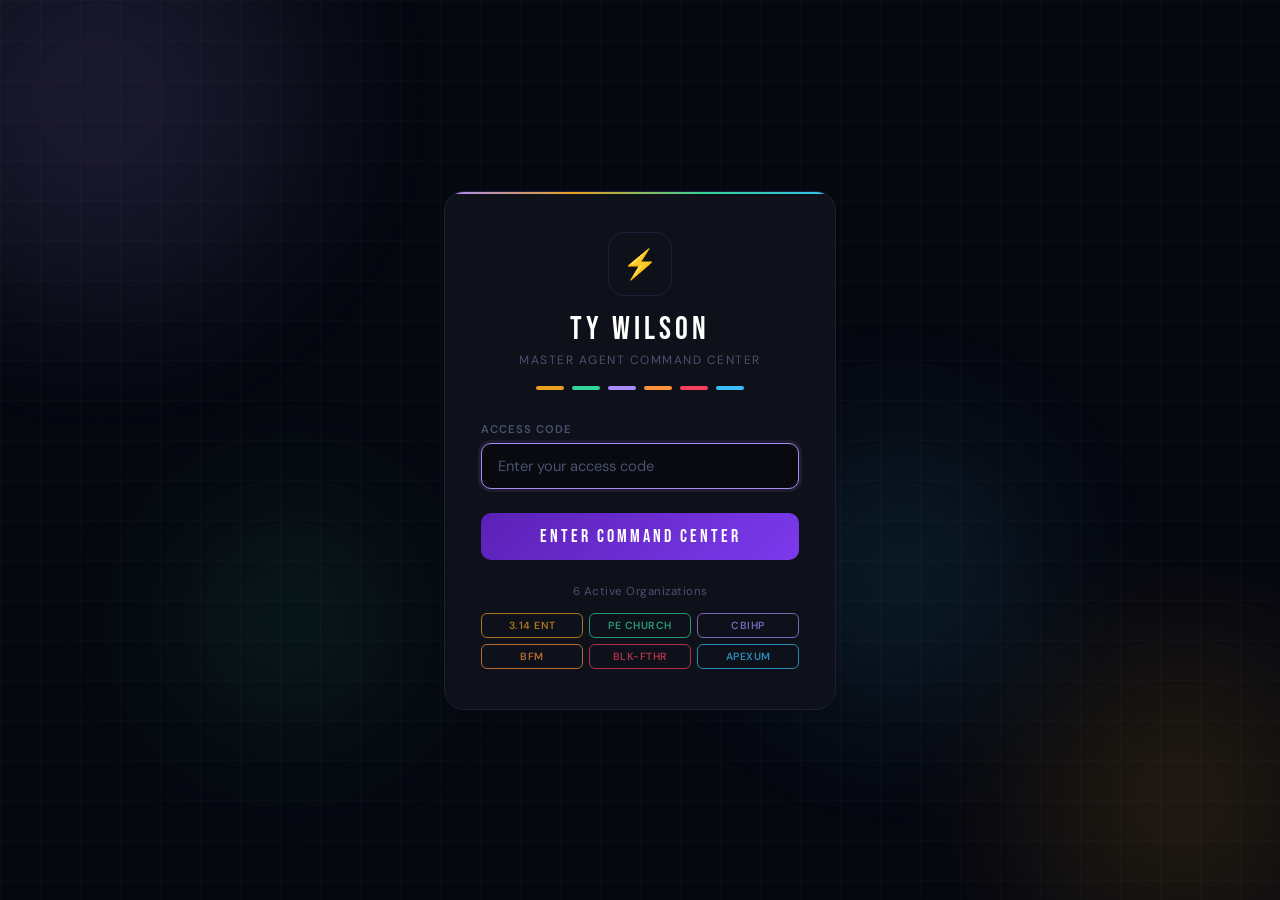
<file: index.html>
<!DOCTYPE html>
<html lang="en">
<head>
<meta charset="UTF-8">
<meta name="viewport" content="width=device-width, initial-scale=1.0">
<title>Ty Wilson | Command Center</title>
<link href="https://fonts.googleapis.com/css2?family=Bebas+Neue&family=DM+Sans:wght@300;400;500;600&display=swap" rel="stylesheet">
<style>
* { box-sizing: border-box; margin: 0; padding: 0; }

:root {
  --bg: #060810;
  --card: #0e1119;
  --border: #1a2035;
  --text: #d0d5e8;
  --muted: #4a5270;
  --gold: #e8a020;
  --green: #34d399;
  --violet: #a78bfa;
  --rose: #f43f5e;
  --sky: #38bdf8;
  --orange: #fb923c;
}

body {
  background: var(--bg);
  font-family: 'DM Sans', sans-serif;
  min-height: 100vh;
  display: flex;
  align-items: center;
  justify-content: center;
  overflow: hidden;
  position: relative;
}

/* ── Animated background ── */
.bg-orbs {
  position: fixed;
  inset: 0;
  pointer-events: none;
  z-index: 0;
}
.orb {
  position: absolute;
  border-radius: 50%;
  filter: blur(80px);
  opacity: 0.12;
  animation: drift 12s ease-in-out infinite alternate;
}
.orb-1 { width: 400px; height: 400px; background: var(--violet); top: -100px; left: -100px; animation-delay: 0s; }
.orb-2 { width: 300px; height: 300px; background: var(--gold); bottom: -50px; right: -50px; animation-delay: 3s; }
.orb-3 { width: 250px; height: 250px; background: var(--sky); top: 50%; right: 20%; animation-delay: 6s; }
.orb-4 { width: 200px; height: 200px; background: var(--green); bottom: 20%; left: 15%; animation-delay: 2s; }

@keyframes drift {
  from { transform: translate(0, 0) scale(1); }
  to   { transform: translate(30px, 20px) scale(1.1); }
}

/* ── Grid texture ── */
body::before {
  content: '';
  position: fixed;
  inset: 0;
  background-image:
    linear-gradient(rgba(255,255,255,0.02) 1px, transparent 1px),
    linear-gradient(90deg, rgba(255,255,255,0.02) 1px, transparent 1px);
  background-size: 40px 40px;
  z-index: 0;
}

/* ── Login card ── */
.login-wrap {
  position: relative;
  z-index: 10;
  width: 100%;
  max-width: 440px;
  padding: 24px;
  animation: fadeUp 0.7s ease both;
}

@keyframes fadeUp {
  from { opacity: 0; transform: translateY(24px); }
  to   { opacity: 1; transform: translateY(0); }
}

.card {
  background: var(--card);
  border: 1px solid var(--border);
  border-radius: 20px;
  padding: 40px 36px;
  position: relative;
  overflow: hidden;
}

/* top color bar */
.card::before {
  content: '';
  position: absolute;
  top: 0; left: 0; right: 0;
  height: 2px;
  background: linear-gradient(90deg, var(--violet), var(--gold), var(--green), var(--sky));
}

/* logo / header */
.logo-area {
  text-align: center;
  margin-bottom: 32px;
}

.logo-icon {
  width: 64px; height: 64px;
  border-radius: 16px;
  background: linear-gradient(135deg, var(--violet)22, var(--gold)22);
  border: 1px solid var(--border);
  display: flex; align-items: center; justify-content: center;
  font-size: 1.8rem;
  margin: 0 auto 18px;
}

.logo-title {
  font-family: 'Bebas Neue', sans-serif;
  font-size: 2rem;
  letter-spacing: 4px;
  color: #fff;
  line-height: 1;
  margin-bottom: 6px;
}

.logo-sub {
  font-size: 0.75rem;
  color: var(--muted);
  letter-spacing: 1.5px;
  text-transform: uppercase;
}

/* org indicators */
.org-dots {
  display: flex;
  justify-content: center;
  gap: 8px;
  margin: 18px 0 28px;
}
.org-dot {
  width: 28px; height: 4px;
  border-radius: 2px;
  animation: pulse-dot 2s ease-in-out infinite alternate;
}
.org-dot:nth-child(1) { background: var(--gold); animation-delay: 0s; }
.org-dot:nth-child(2) { background: var(--green); animation-delay: 0.2s; }
.org-dot:nth-child(3) { background: var(--violet); animation-delay: 0.4s; }
.org-dot:nth-child(4) { background: var(--orange); animation-delay: 0.6s; }
.org-dot:nth-child(5) { background: var(--rose); animation-delay: 0.8s; }
.org-dot:nth-child(6) { background: var(--sky); animation-delay: 1s; }

@keyframes pulse-dot {
  from { opacity: 0.3; }
  to   { opacity: 1; }
}

/* form */
.form-group {
  margin-bottom: 16px;
}
label {
  display: block;
  font-size: 0.7rem;
  font-weight: 600;
  letter-spacing: 1px;
  text-transform: uppercase;
  color: var(--muted);
  margin-bottom: 7px;
}
input {
  width: 100%;
  background: #080a10;
  border: 1px solid var(--border);
  border-radius: 10px;
  color: var(--text);
  font-family: 'DM Sans', sans-serif;
  font-size: 0.92rem;
  padding: 12px 16px;
  outline: none;
  transition: border-color 0.2s, box-shadow 0.2s;
}
input:focus {
  border-color: var(--violet);
  box-shadow: 0 0 0 3px rgba(167,139,250,0.1);
}
input::placeholder { color: var(--muted); }

/* error */
.error-msg {
  font-size: 0.78rem;
  color: var(--rose);
  margin-top: 6px;
  display: none;
  padding-left: 4px;
}
.error-msg.show { display: block; }

/* submit button */
.btn-enter {
  width: 100%;
  padding: 13px;
  border-radius: 10px;
  border: none;
  background: linear-gradient(135deg, #5b21b6, #7c3aed);
  color: #fff;
  font-family: 'Bebas Neue', sans-serif;
  font-size: 1.1rem;
  letter-spacing: 3px;
  cursor: pointer;
  margin-top: 8px;
  transition: all 0.2s;
  position: relative;
  overflow: hidden;
}
.btn-enter:hover {
  transform: translateY(-1px);
  box-shadow: 0 8px 20px rgba(124,58,237,0.35);
}
.btn-enter:active { transform: translateY(0); }
.btn-enter:disabled { opacity: 0.5; cursor: default; transform: none; }

/* loading state */
.btn-enter .btn-text { transition: opacity 0.2s; }
.btn-enter.loading .btn-text { opacity: 0; }
.btn-enter .spinner {
  position: absolute;
  inset: 0;
  display: flex; align-items: center; justify-content: center;
  opacity: 0;
  transition: opacity 0.2s;
}
.btn-enter.loading .spinner { opacity: 1; }
.spin {
  width: 20px; height: 20px;
  border: 2px solid rgba(255,255,255,0.3);
  border-top-color: #fff;
  border-radius: 50%;
  animation: spin 0.7s linear infinite;
}
@keyframes spin { to { transform: rotate(360deg); } }

/* footer */
.card-footer {
  text-align: center;
  margin-top: 24px;
  font-size: 0.72rem;
  color: var(--muted);
  letter-spacing: 0.5px;
}

/* org list */
.org-list {
  display: grid;
  grid-template-columns: 1fr 1fr 1fr;
  gap: 6px;
  margin-top: 14px;
}
.org-chip {
  padding: 5px 8px;
  border-radius: 6px;
  font-size: 0.65rem;
  font-weight: 600;
  letter-spacing: 0.5px;
  text-align: center;
  border: 1px solid;
  opacity: 0.7;
}

/* success overlay */
.success-overlay {
  position: fixed;
  inset: 0;
  background: var(--bg);
  z-index: 100;
  display: flex;
  flex-direction: column;
  align-items: center;
  justify-content: center;
  opacity: 0;
  pointer-events: none;
  transition: opacity 0.4s;
}
.success-overlay.show {
  opacity: 1;
  pointer-events: all;
}
.success-icon {
  font-size: 3rem;
  margin-bottom: 16px;
  animation: pop 0.4s ease both;
}
.success-text {
  font-family: 'Bebas Neue', sans-serif;
  font-size: 1.6rem;
  letter-spacing: 4px;
  color: #fff;
  animation: pop 0.5s 0.1s ease both;
}
.success-sub {
  font-size: 0.8rem;
  color: var(--muted);
  margin-top: 6px;
  animation: pop 0.5s 0.2s ease both;
}
@keyframes pop {
  from { opacity: 0; transform: scale(0.8); }
  to   { opacity: 1; transform: scale(1); }
}

/* progress bar on success */
.progress-bar {
  width: 200px;
  height: 3px;
  background: var(--border);
  border-radius: 2px;
  margin-top: 28px;
  overflow: hidden;
  animation: pop 0.5s 0.3s ease both;
}
.progress-fill {
  height: 100%;
  background: linear-gradient(90deg, var(--violet), var(--gold));
  border-radius: 2px;
  width: 0%;
  transition: width 1.8s ease;
}
</style>
</head>
<body>

<!-- Background -->
<div class="bg-orbs">
  <div class="orb orb-1"></div>
  <div class="orb orb-2"></div>
  <div class="orb orb-3"></div>
  <div class="orb orb-4"></div>
</div>

<!-- Login Card -->
<div class="login-wrap">
  <div class="card">

    <div class="logo-area">
      <div class="logo-icon">⚡</div>
      <div class="logo-title">TY WILSON</div>
      <div class="logo-sub">Master Agent Command Center</div>
      <div class="org-dots">
        <div class="org-dot"></div>
        <div class="org-dot"></div>
        <div class="org-dot"></div>
        <div class="org-dot"></div>
        <div class="org-dot"></div>
        <div class="org-dot"></div>
      </div>
    </div>

    <div class="form-group">
      <label>Access Code</label>
      <input
        type="password"
        id="pin-input"
        placeholder="Enter your access code"
        maxlength="20"
        autocomplete="off"
        onkeydown="if(event.key==='Enter') handleLogin()"
      >
      <div class="error-msg" id="error-msg">Incorrect access code. Try again.</div>
    </div>

    <button class="btn-enter" id="login-btn" onclick="handleLogin()">
      <span class="btn-text">ENTER COMMAND CENTER</span>
      <span class="spinner"><span class="spin"></span></span>
    </button>

    <div class="card-footer">
      <div style="margin-bottom:10px;">6 Active Organizations</div>
      <div class="org-list">
        <div class="org-chip" style="color:var(--gold);border-color:var(--gold)44;">3.14 ENT</div>
        <div class="org-chip" style="color:var(--green);border-color:var(--green)44;">PE CHURCH</div>
        <div class="org-chip" style="color:var(--violet);border-color:var(--violet)44;">CBIHP</div>
        <div class="org-chip" style="color:var(--orange);border-color:var(--orange)44;">BFM</div>
        <div class="org-chip" style="color:var(--rose);border-color:var(--rose)44;">BLK-FTHR</div>
        <div class="org-chip" style="color:var(--sky);border-color:var(--sky)44;">APEXUM</div>
      </div>
    </div>

  </div>
</div>

<!-- Success Overlay -->
<div class="success-overlay" id="success-overlay">
  <div class="success-icon">⚡</div>
  <div class="success-text">ACCESS GRANTED</div>
  <div class="success-sub">Loading Command Center...</div>
  <div class="progress-bar">
    <div class="progress-fill" id="progress-fill"></div>
  </div>
</div>

<script>
  // ── Set your access code here ──
  const ACCESS_CODE = 'TyWilson1208';

  function handleLogin() {
    const input = document.getElementById('pin-input').value.trim();
    const btn = document.getElementById('login-btn');
    const err = document.getElementById('error-msg');

    if (!input) return;

    // Loading state
    btn.classList.add('loading');
    btn.disabled = true;
    err.classList.remove('show');

    setTimeout(() => {
      if (input.toLowerCase() === ACCESS_CODE.toLowerCase()) {
        // Success
        const overlay = document.getElementById('success-overlay');
        overlay.classList.add('show');
        setTimeout(() => {
          document.getElementById('progress-fill').style.width = '100%';
        }, 100);
        setTimeout(() => {
          // Redirect to command center
          window.location.href = 'ty_command_center_v2.html';
        }, 2000);
      } else {
        // Wrong code
        btn.classList.remove('loading');
        btn.disabled = false;
        err.classList.add('show');
        document.getElementById('pin-input').value = '';
        document.getElementById('pin-input').focus();
        // Shake the input
        const input_el = document.getElementById('pin-input');
        input_el.style.borderColor = 'var(--rose)';
        input_el.style.boxShadow = '0 0 0 3px rgba(244,63,94,0.15)';
        setTimeout(() => {
          input_el.style.borderColor = '';
          input_el.style.boxShadow = '';
        }, 1200);
      }
    }, 800);
  }

  // Focus the input on load
  window.onload = () => {
    document.getElementById('pin-input').focus();
  };
</script>
</body>
</html>
</file>
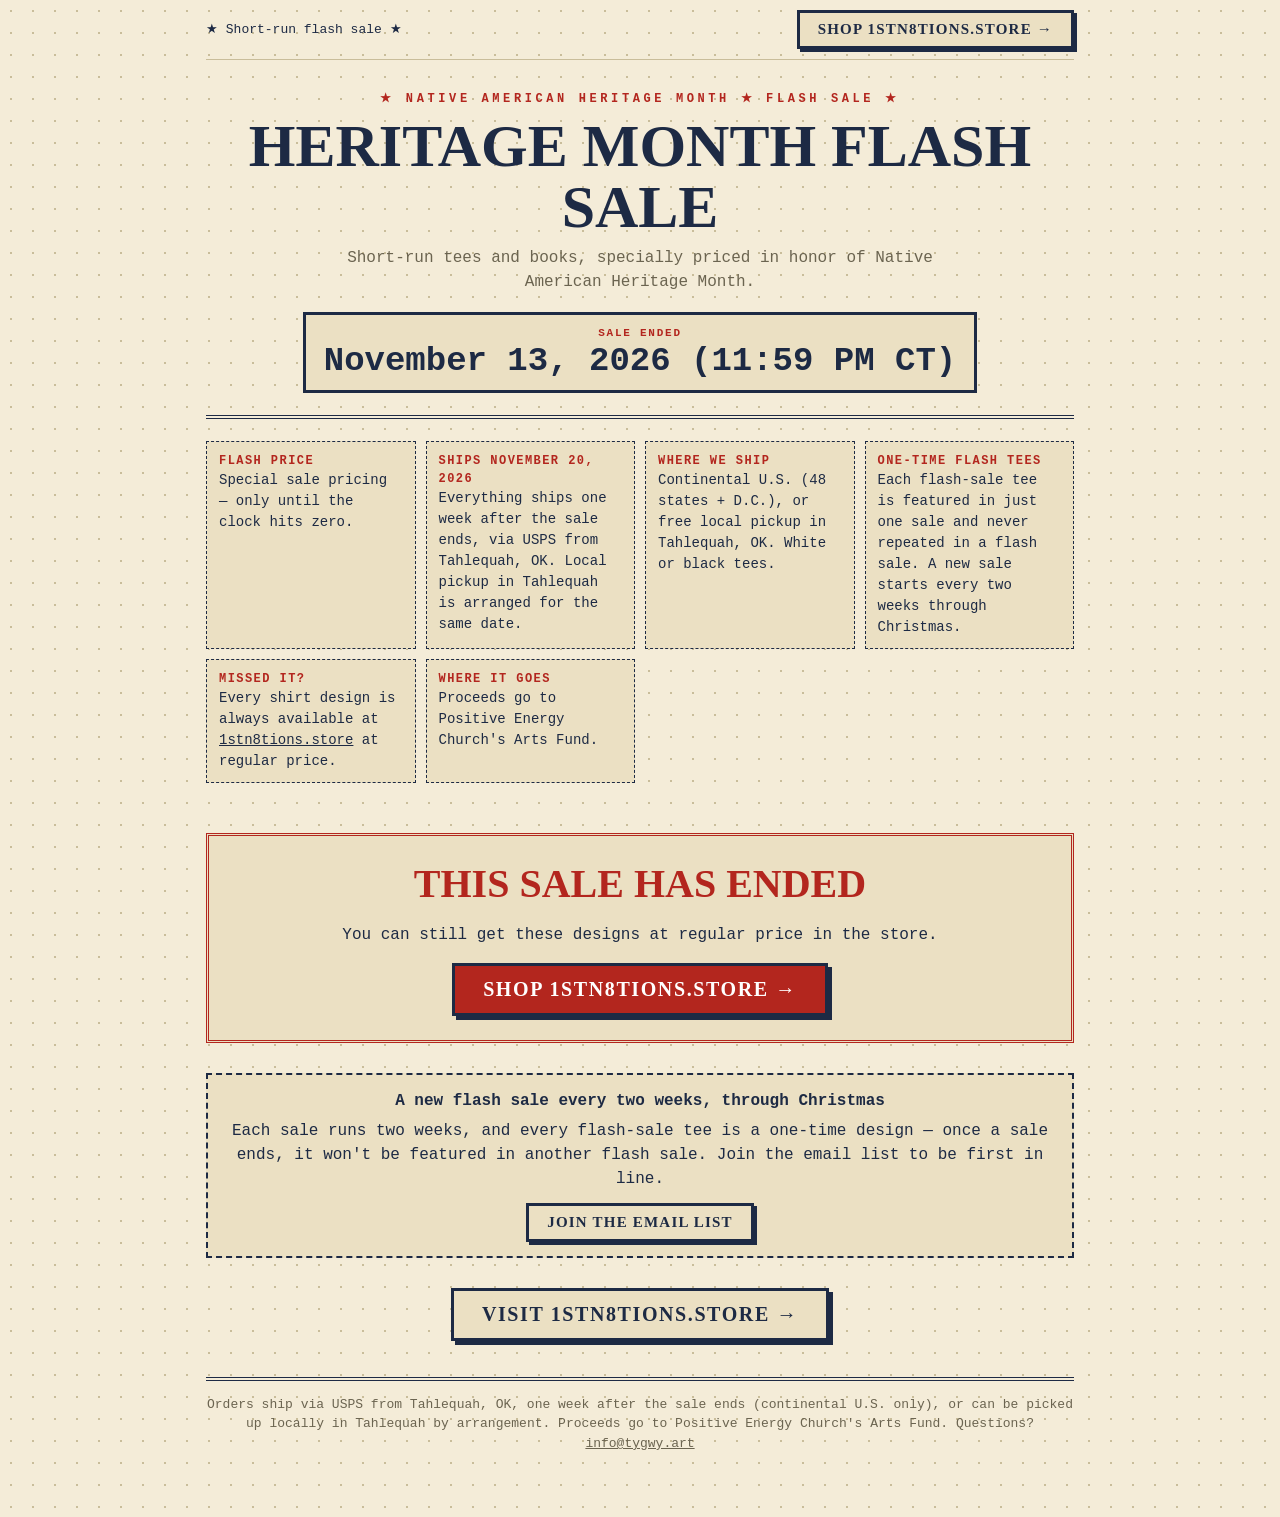
<file: shirts/index.html>
<!doctype html>
<html lang="en">
<head>
<meta charset="utf-8">
<meta name="robots" content="noindex, nofollow">
<meta name="viewport" content="width=device-width, initial-scale=1">
<meta name="robots" content="noindex, nofollow, noarchive">
<title>Cherokee Tee FLASH SALE</title>
<meta name="description" content="Native American Heritage Month flash sale: Cherokee tees and books by Ty &quot;GWY&quot; Wilson at special prices. Order by Nov 13, 2026.">
<link rel="icon" type="image/png" sizes="32x32" href="img/favicon-32.png">
<link rel="icon" type="image/png" sizes="192x192" href="img/favicon-192.png">
<link rel="apple-touch-icon" href="img/apple-touch-icon.png">
<!-- Link preview (Facebook, iMessage, X, etc.). og:image/og:url must be absolute: update if the site address changes. -->
<meta property="og:type" content="website">
<meta property="og:site_name" content="TyGWY">
<meta property="og:title" content="Cherokee Tee FLASH SALE">
<meta property="og:description" content="Native American Heritage Month flash sale: Cherokee tees and books by Ty &quot;GWY&quot; Wilson at special prices. Order by Nov 13, 2026.">
<meta property="og:url" content="https://flash.tygwy.art/">
<meta property="og:image" content="https://flash.tygwy.art/img/share-card.png">
<meta property="og:image:width" content="1200">
<meta property="og:image:height" content="630">
<meta property="og:image:alt" content="Yawnsee, the rainbow bison design">
<meta name="twitter:card" content="summary_large_image">
<meta name="twitter:title" content="Cherokee Tee FLASH SALE">
<meta name="twitter:description" content="Native American Heritage Month flash sale: Cherokee tees and books at special prices. Order by Nov 13, 2026.">
<meta name="twitter:image" content="https://flash.tygwy.art/img/share-card.png">
<style>
  :root{
    --paper:#f4ecd8; --paper-2:#ebe0c3; --ink:#1d2a44; --red:#b3261e; --muted:#6b6450; --line:#c9bd9a; --stamp:#b3261e;
  }
  @media (prefers-color-scheme: dark){
    :root{ --paper:#1e1b14; --paper-2:#27231a; --ink:#e9dfc4; --red:#e5645b; --muted:#a39a82; --line:#4a4333; --stamp:#e5645b; }
  }
  *{box-sizing:border-box}
  body{margin:0;background:var(--paper);color:var(--ink);font:16px/1.5 "Courier New",Courier,monospace;
    background-image:radial-gradient(var(--line) 1px,transparent 1px);background-size:22px 22px}
  .wrap{max-width:900px;margin:0 auto;padding:0 16px 64px}
  a{color:inherit}

  .topbar{display:flex;justify-content:space-between;align-items:center;gap:10px;flex-wrap:wrap;padding:10px 0;font-size:13px;border-bottom:1px solid var(--line)}
  .btn{display:inline-block;font:900 15px Georgia,serif;text-transform:uppercase;letter-spacing:.08em;text-decoration:none;
    background:var(--paper-2);color:var(--ink);border:3px solid var(--ink);padding:8px 18px;box-shadow:3px 3px 0 var(--ink);cursor:pointer}
  .btn:active{transform:translate(2px,2px);box-shadow:1px 1px 0 var(--ink)}
  .btn.red{background:var(--red);color:#fff}
  .btn.big{font-size:20px;padding:12px 28px;box-shadow:4px 4px 0 var(--ink)}
  .btn:disabled{opacity:.5;cursor:not-allowed}

  header{text-align:center;padding:30px 0 18px;border-bottom:4px double var(--ink)}
  .kicker{letter-spacing:.3em;text-transform:uppercase;font-size:12px;color:var(--red);font-weight:700}
  h1{font:900 clamp(32px,7.5vw,60px)/1.02 Georgia,"Times New Roman",serif;margin:8px 0;text-transform:uppercase}
  header p{margin:6px auto 0;max-width:600px;color:var(--muted)}
  .clock{margin:18px auto 4px;display:inline-block;border:3px solid var(--ink);background:var(--paper-2);padding:10px 18px}
  .clock .lbl{display:block;font-size:11px;letter-spacing:.16em;text-transform:uppercase;color:var(--red);font-weight:700}
  .clock .t{font:900 clamp(22px,6vw,34px) "Courier New",monospace;font-variant-numeric:tabular-nums}
  .clock.urgent .t{color:var(--red)}

  .rules{display:grid;grid-template-columns:repeat(auto-fit,minmax(200px,1fr));gap:10px;margin:22px 0;padding:0;list-style:none;font-size:14px}
  .rules li{border:1px dashed var(--ink);padding:10px 12px;background:var(--paper-2)}
  .rules b{display:block;text-transform:uppercase;font-size:12px;letter-spacing:.12em;color:var(--red)}

  h2.sec{font:900 22px Georgia,serif;text-transform:uppercase;border-bottom:2px solid var(--ink);padding-bottom:4px;margin:34px 0 6px}
  .secnote{color:var(--muted);font-size:14px;margin:0 0 14px}

  .pricing{display:grid;grid-template-columns:repeat(auto-fit,minmax(220px,1fr));gap:10px;margin:0 0 18px}
  .pricing div{border:2px solid var(--ink);background:var(--paper-2);padding:8px 12px;text-align:center}
  .pricing b{display:block;font:900 28px Georgia,serif;color:var(--red)}
  .pricing span{font-size:13px}

  .guide{border:2px solid var(--ink);background:var(--paper-2);margin:0 0 18px}
  .guide summary{cursor:pointer;padding:10px 14px;font:900 15px Georgia,serif;text-transform:uppercase;letter-spacing:.08em}
  .guide summary:focus-visible{outline:3px solid var(--red);outline-offset:2px}
  .guide-body{padding:0 14px 12px}
  .guide ul{margin:8px 0 0;padding-left:20px}
  table.sz{margin:10px 0;font-size:13px}
  table.sz caption{text-align:left;font-weight:700;text-transform:uppercase;letter-spacing:.1em;font-size:12px;color:var(--red);padding-bottom:2px}
  table.sz th,table.sz td{text-align:center;border:1px solid var(--ink);padding:4px 6px}
  table.sz tbody th{text-align:left;font-size:11px}
  .item{position:relative;border:2px solid var(--ink);background:var(--paper-2);margin:0 0 20px;display:grid;grid-template-columns:300px 1fr;overflow:hidden}
  @media (max-width:700px){.item{grid-template-columns:1fr}}
  @media (max-width:700px){
    .art{padding:10px}
    .item .art svg{max-width:170px}
    .item .art img.mock{max-width:230px}
    .pricing{grid-template-columns:1fr 1fr;gap:8px}
    .pricing b{font-size:24px}
    .pricing span{font-size:12px}
  }
  .item.book{grid-template-columns:150px 1fr}
  @media (max-width:700px){.item.book{grid-template-columns:110px 1fr}}
  .item.book .art{border-bottom:0}
  .item.book .art img{max-width:120px;border:1px solid var(--ink)}
  .zoom{all:unset;cursor:zoom-in;display:block;width:100%;text-align:center}
  .zoom:focus-visible{outline:3px solid var(--red);outline-offset:2px}
  .hint{display:block;font-size:11px;color:var(--muted);text-transform:uppercase;letter-spacing:.1em;margin-top:4px}
  .lb{position:fixed;inset:0;background:rgba(0,0,0,.85);display:flex;flex-direction:column;align-items:center;justify-content:center;gap:10px;z-index:50;padding:16px;cursor:zoom-out}
  .lb[hidden]{display:none}
  .lb-panel{padding:18px;max-width:min(94vw,900px);display:flex;border:2px solid #fff}
  .lb-panel img{max-width:100%;max-height:78vh;object-fit:contain;display:block}
  .lb-cap{color:#f4ecd8;font-size:14px;text-align:center}
  .lb-x{position:absolute;top:10px;right:14px;font:900 34px/1 Georgia,serif;color:#f4ecd8;background:none;border:0;cursor:pointer}
  .art{display:flex;flex-direction:column;align-items:center;justify-content:center;gap:8px;padding:14px;border-right:2px solid var(--ink);background:var(--paper)}
  @media (max-width:620px){.art{border-right:0;border-bottom:2px solid var(--ink)}}
  .art svg,.art img{width:100%;max-width:260px;height:auto}
  .art img.mock{max-width:280px;border:1px solid var(--line);display:block;margin:0 auto}
  .info{padding:14px 16px}
  .info h3{font:900 24px Georgia,serif;margin:0;text-transform:uppercase}
  .info .sub{color:var(--muted);margin:2px 0 10px;font-size:14px}

  .colors{display:flex;gap:8px;margin-bottom:10px}
  .colors label{cursor:pointer;font-weight:700;font-size:13px;text-transform:uppercase;letter-spacing:.08em}
  .colors input{position:absolute;opacity:0;pointer-events:none}
  .colors span{display:inline-flex;align-items:center;gap:6px;border:2px solid var(--ink);padding:3px 12px;background:var(--paper)}
  .colors span i{width:14px;height:14px;border:2px solid var(--ink);display:inline-block}
  .colors input:checked + span{background:var(--ink);color:var(--paper)}
  .colors input:focus-visible + span{outline:3px solid var(--red);outline-offset:2px}

  .fit{margin:8px 0 2px;font-size:12px;font-weight:700;text-transform:uppercase;letter-spacing:.1em}
  .fit em{font-style:normal;color:var(--red)}
  .sizes{display:grid;grid-template-columns:repeat(auto-fit,minmax(52px,1fr));gap:6px;margin:4px 0 8px}
  .sizes.hidden{display:none}
  .sizes label,.qty label{display:block;text-align:center;font-size:12px;font-weight:700;border:1px solid var(--ink);background:var(--paper)}
  .sizes input,.qty input{display:block;width:100%;border:0;border-top:1px solid var(--ink);background:transparent;color:var(--ink);font:inherit;text-align:center;padding:6px 0}
  input:focus,textarea:focus{outline:3px solid var(--red);outline-offset:1px}
  .qty{max-width:110px}
  .price{font-weight:700}
  .was{text-decoration:line-through;color:var(--muted);font-weight:400}

  .off .item .sizes,.off .item .qty,.off .item .colors{opacity:.35;pointer-events:none}

  form fieldset{border:2px solid var(--ink);background:var(--paper-2);padding:16px;margin:0 0 16px}
  legend{font:900 15px Georgia,serif;text-transform:uppercase;background:var(--ink);color:var(--paper);padding:2px 10px;letter-spacing:.08em}
  .row{display:grid;grid-template-columns:repeat(auto-fit,minmax(220px,1fr));gap:12px}
  .f label{display:block;font-size:12px;text-transform:uppercase;letter-spacing:.1em;font-weight:700;margin-bottom:2px}
  .f input,.f textarea,.f select{width:100%;font:inherit;color:var(--ink);background:var(--paper);border:0;border-bottom:2px solid var(--ink);padding:6px 4px;border-radius:0}
  table{width:100%;border-collapse:collapse;font-size:14px}
  td,th{padding:5px 4px;border-bottom:1px dotted var(--ink);text-align:left}
  th{font-size:11px;text-transform:uppercase;letter-spacing:.1em;color:var(--muted)}
  td.n,th.n{text-align:right}
  tfoot td{border-bottom:0;font-weight:700;font-size:16px;border-top:2px solid var(--ink)}
  .empty{color:var(--muted);font-style:italic}
  .msg{margin-top:12px;padding:10px 12px;border:2px solid var(--ink);background:var(--paper)}
  .msg.err{border-color:var(--red);color:var(--red)}
  .fine{font-size:13px;color:var(--muted);margin-top:14px}

  .ended{display:none;text-align:center;border:3px double var(--stamp);padding:24px 16px;margin:24px 0;background:var(--paper-2)}
  .ended h2{font:900 clamp(26px,6vw,40px) Georgia,serif;text-transform:uppercase;color:var(--stamp);margin:0 0 6px}
  .is-closed .ended{display:block}
  .is-closed #orderArea,.is-closed .pricing{display:none}

  .next{margin-top:30px;text-align:center;border:2px dashed var(--ink);padding:14px;background:var(--paper-2)}
  .store{margin-top:30px;text-align:center}
  footer{text-align:center;margin-top:36px;padding-top:14px;border-top:4px double var(--ink);font-size:13px;color:var(--muted)}
  .paid{margin:12px 0 0;padding:12px 14px;border:3px solid var(--ink);background:var(--paper-2);text-align:center}
  #shipPolicy ul{margin:4px 0;padding-left:20px}
  .hp{position:absolute;left:-9999px}
.deliv{display:grid;gap:8px;margin:0 0 14px}
.deliv label{display:flex;gap:10px;align-items:flex-start;border:2px solid var(--ink);background:var(--paper);padding:10px 12px;cursor:pointer;font-size:14px}
.deliv input{margin-top:3px;accent-color:var(--red)}
.deliv label:has(input:checked){background:var(--ink);color:var(--paper)}
.pick-only{display:none}
.pickup-mode .pick-only{display:block}
.pickup-mode .ship-only{display:none}
.join{margin:26px 0 0;text-align:center;display:flex;flex-direction:column;align-items:center}
.join .secnote{margin-bottom:10px}
.join [class*="text-block"]{margin-top:0 !important}
.next p{margin:6px 0 12px}
</style>
</head>
<body>
<div class="wrap" id="page">

<div class="paid" id="paidBanner" hidden><b>Thank you — your order is paid!</b> A Stripe receipt is on its way to your email. Everything ships <span class="shipDateTxt"></span>.</div>

<div class="topbar">
  <span>★ Short-run flash sale ★</span>
  <a class="btn" id="storeTop" href="#" target="_blank" rel="noopener">Shop 1stn8tions.store →</a>
</div>

<header>
  <div class="kicker" id="kicker"></div>
  <h1 id="saleTitle"></h1>
  <p id="saleBlurb"></p>
  <div class="clock" id="clock"><span class="lbl"></span><span class="t"></span></div>
</header>

<ul class="rules">
  <li><b>Flash price</b>Special sale pricing — only until the clock hits zero.</li>
  <li><b>Ships <span id="shipDate"></span></b>Everything ships one week after the sale ends, via USPS from Tahlequah, OK. Local pickup in Tahlequah is arranged for the same date.</li>
  <li><b>Where we ship</b>Continental U.S. (48 states + D.C.), or free local pickup in Tahlequah, OK. White or black tees.</li>
  <li><b>One-time flash tees</b>Each flash-sale tee is featured in just one sale and never repeated in a flash sale. A new sale starts every two weeks through Christmas.</li>
<li><b>Missed it?</b>Every shirt design is always available at <a id="storeRule" href="#" target="_blank" rel="noopener">1stn8tions.store</a> at regular price.</li>
<li><b>Where it goes</b>Proceeds go to Positive Energy Church's Arts Fund.</li>
</ul>

<section class="join" id="join">
<script async src="https://eomail5.com/form/b7b0f73a-856f-11f1-8eaa-bd8884190aa2.js" data-form="b7b0f73a-856f-11f1-8eaa-bd8884190aa2"></script>
</section>

<section class="ended" id="endedBox">
  <h2>This sale has ended</h2>
  <p>You can still get these designs at regular price in the store.</p>
  <a class="btn red big" id="storeEnded" href="#" target="_blank" rel="noopener">Shop 1stn8tions.store →</a>
</section>

<div id="orderArea">
<h2 class="sec">Heritage Tees</h2>
<p class="secnote">Choose black or white, then enter how many of each size you want.</p>
<div class="pricing" id="pricing"></div>
<details class="guide">
  <summary>Size guide &amp; shirt details</summary>
  <div class="guide-body">
    <p class="fine" style="margin-top:0">Measurements are in inches, shirt laid flat (a chest width of 20&quot; fits a chest of about 40&quot;). Allow ±1&quot;.</p>
    <table class="sz">
      <caption>Adult Unisex</caption>
      <thead><tr><th></th><th>S</th><th>M</th><th>L</th><th>XL</th><th>2XL</th></tr></thead>
      <tbody><tr><th>Chest width</th><td>18</td><td>20</td><td>22</td><td>24</td><td>26</td></tr>
             <tr><th>Body length</th><td>27</td><td>29</td><td>31</td><td>32</td><td>33</td></tr></tbody>
    </table>
    <table class="sz">
      <caption>Youth</caption>
      <thead><tr><th></th><th>S</th><th>M</th><th>L</th></tr></thead>
      <tbody><tr><th>Chest width</th><td>16</td><td>17</td><td>18</td></tr>
             <tr><th>Body length</th><td>23&frac14;</td><td>24&frac12;</td><td>25&frac34;</td></tr></tbody>
    </table>
    <ul class="fine">
      <li>5.5 oz./yd², 100% ring-spun USA premium cotton</li>
      <li>Reactive-dyed for longer-lasting color; pre-washed to minimize shrinkage</li>
      <li>Ribbed crewneck collar; taped neck and shoulders</li>
      <li>Double-needle stitching on bottom hem (adult: sleeves too); tear-away label</li>
      <li>Youth tees meet OEKO-TEX® Standard 100 and contain US-grown BCI cotton</li>
    </ul>
  </div>
</details>
<div id="designs"></div>

<h2 class="sec">Books by the Author</h2>
<p class="secnote">Sale-priced for the length of the sale.</p>
<div id="books"></div>

<h2 class="sec">Order Blank</h2>
<form id="orderForm" novalidate>
  <fieldset>
    <legend>Your Selections</legend>
    <table>
      <thead><tr><th>Item</th><th>Option</th><th class="n">Qty</th><th class="n">Price</th></tr></thead>
      <tbody id="lines"></tbody>
      <tfoot><tr><td colspan="3">Total (<span id="totalQty">0</span> items)</td><td class="n" id="total">$0.00</td></tr></tfoot>
    </table>
  </fieldset>

  <fieldset>
    <legend>Delivery</legend>
<div class="deliv" role="radiogroup" aria-label="Delivery method">
<label><input type="radio" name="fulfillment" value="ship" checked><span><b>Ship to me</b> — USPS, continental U.S. only (S&amp;H added)</span></label>
<label><input type="radio" name="fulfillment" value="pickup"><span><b>Local pickup in Tahlequah, OK</b> — no S&amp;H. We will contact you to arrange it.</span></label>
</div>
    <div class="row">
      <div class="f"><label for="name">Name</label><input id="name" name="name" autocomplete="name" required></div>
      <div class="f"><label for="email">Email</label><input id="email" name="email" type="email" autocomplete="email" required></div>
<div class="f pick-only"><label for="phone">Phone (for pickup)</label><input id="phone" name="phone" type="tel" autocomplete="tel"></div>
      <div class="f ship-only"><label for="addr1">Street Address</label><input id="addr1" name="addr1" autocomplete="address-line1" required></div>
      <div class="f ship-only"><label for="addr2">Apt / Suite</label><input id="addr2" name="addr2" autocomplete="address-line2"></div>
      <div class="f ship-only"><label for="city">City</label><input id="city" name="city" autocomplete="address-level2" required></div>
      <div class="f ship-only"><label for="state">State</label><select id="state" name="state" autocomplete="address-level1" required><option value="">Select…</option></select></div>
      <div class="f ship-only"><label for="zip">ZIP</label><input id="zip" name="zip" autocomplete="postal-code" required></div>
    </div>
    <div class="f" style="margin-top:12px"><label for="notes">Notes (optional)</label><textarea id="notes" name="notes" rows="2"></textarea></div>
    <input class="hp" name="website" tabindex="-1" autocomplete="off" aria-hidden="true">
  </fieldset>

  <div class="msg err" id="capNote" hidden></div>
  <button class="btn red big" id="submitBtn" type="submit">Continue to Secure Payment</button>
  <div id="msg" role="status" aria-live="polite"></div>
  <p class="fine" id="payNote"></p>
  <div class="fine pick-only" id="pickupNote"><b>Local pickup — Tahlequah, OK</b> — no shipping charge. After you pay, we will contact you by phone or email to arrange a pickup time and place on or after <span class="shipDateTxt"></span>.</div>
<div class="fine ship-only" id="shipPolicy"><b>Shipping &amp; Handling</b> — flat-rate standard shipping within the contiguous United States, per order (USPS Ground Advantage):
    <ul><li>1 item — $8.99</li><li>2 items — $11.99</li><li>3–4 items — $15.99</li><li>5 or more items — $17.99 starting rate</li></ul>
    Online orders are limited to 10 items; for larger or unusually heavy orders, email <a href="mailto:info@tygwy.art">info@tygwy.art</a> for an adjusted quote.</div>
</form>
</div>

<div class="lb" id="lb" hidden role="dialog" aria-modal="true" aria-label="Enlarged artwork">
  <button class="lb-x" type="button" aria-label="Close">×</button>
  <div class="lb-panel" id="lbPanel"><img id="lbImg" alt=""></div>
  <div class="lb-cap" id="lbCap"></div>
</div>

<div class="next" id="nextBox"><b>A new flash sale every two weeks, through Christmas</b><p id="nextText"></p><a class="btn" href="#join">Join the email list</a></div>
<div class="store"><a class="btn big" id="storeBottom" href="#" target="_blank" rel="noopener">Visit 1stn8tions.store →</a></div>

<footer id="foot"></footer>
</div>

<script>
/* =====================================================================
   CONFIG — edit this block for each sale (Heritage Month, Thanksgiving, Christmas...).
   Dates are ISO strings WITH a timezone offset. -06:00 = US Central Standard Time.
   ===================================================================== */
const CONFIG = {
  kicker: "★ Native American Heritage Month ★ Flash Sale ★",
  title: "Heritage Month Flash Sale",
  pageTitle: "Cherokee Tee FLASH SALE",   // browser tab; also the link-preview title in <head>
  blurb: "Short-run tees and books, specially priced in honor of Native American Heritage Month.",
  saleStarts: "2026-10-22T00:00:00-05:00",
  saleEnds:   "2026-11-13T23:59:00-06:00",

  timeZone: "America/Chicago",   // used only to label the end date; keep in sync with the offsets above

  storeUrl: "https://1stn8tions.store",

  // Stripe Checkout is created by /api/checkout (see functions/api/checkout.js).
  // The server re-prices everything, so these numbers must match that file.
  checkoutEndpoint: "api/checkout",   // relative, so it works at the site root or under a path like /flash/

  // Everything ships this many days after the sale ends (USPS, from Tahlequah, OK 74464).
  shipDays: 7,

  // Online orders are capped (bigger ones need a custom shipping quote). Keep in sync with checkout.js.
  maxItems: 10,
  contactEmail: "info@tygwy.art",

  // USPS Ground Advantage flat rate by total items in the order: [max items, dollars]. Edit both files.
  shippingTiers: [[1, 8.99], [2, 11.99], [4, 15.99], [null, 17.99]],
  shippingLabel: "USPS Ground Advantage shipping & handling",
  paymentNote: "S&H is added to shipped orders (local pickup has no S&H). You'll pay securely by card on Stripe's checkout page — we never see your card number.",

  // White first (the default), then Black — every design comes in both.
  colors: ["White", "Black"],
  // Realistic shirt previews from tools/shirt-mockups (img/mockups/<id>-white.webp, -black.webp).
  // false = use the simple drawn shirt.
  mockups: true,
  fits: {
    youth: { label: "Youth",         price: 15, sizes: ["S","M","L"] },
    adult: { label: "Adult Unisex",  price: 20, sizes: ["S","M","L","XL","2XL"] }
  },

  // art: key into ART below, or put a path like "img/design1.png" (shown as the print on the shirt preview)
  designs: [
    { id:"d1", name:"Cherokee Nation",  sub:"Arrowhead seal",  art:"img/cherokee-nation.webp" },
    { id:"d2", name:"Cherokee",         sub:"Profile portrait", art:"img/cherokee-profile.webp" },
    { id:"d3", name:"1st Americans",    sub:"Feathers",         art:"img/1st-americans.webp" },
    { id:"d4", name:"Yawnsee",          sub:"Bison",            art:"img/yawnsee-bison.webp" },
    { id:"d5", name:"Yo-na",            sub:"Bear",             art:"img/yona-bear.webp" }
  ],

  // sale = discounted price. regular = optional, shown struck through.
  books: [
    { id:"b1", title:"1st American: Cherokee",
      blurb:"A children's book of animals in English, the Cherokee syllabary, and phonetic spelling, written to help preserve the Cherokee language. It has two front covers: one in English and one in the Cherokee syllabary.",
      byline:'By Ty "GWY" Wilson · Illustrated by Jasmine Riggs',
      img:"img/book-1st-american-cherokee.jpg", sale:10 },
    { id:"b2", title:"Forest Relatives", blurb:"A beautifully illustrated Cherokee-English animal picture book that introduces young readers to the animals of the forest while celebrating the Cherokee language and culture.", byline:'By Ty "GWY" Wilson',
      img:"img/book-forest-relatives.webp", sale:12 }
  ],

  nextSale: "Each sale runs two weeks, and every flash-sale tee is a one-time design — once a sale ends, it won't be featured in another flash sale. Join the email list to be first in line.",
  footer: "Orders ship via USPS from Tahlequah, OK, one week after the sale ends (continental U.S. only), or can be picked up locally in Tahlequah by arrangement. Proceeds go to Positive Energy Church's Arts Fund."
};

/* ---------- placeholder art ---------- */
const ART = {
  sun:   c => `<circle cx="100" cy="92" r="16" fill="${c}"/>` + Array.from({length:12},(_,i)=>{const a=i*Math.PI/6;return `<line x1="${100+24*Math.cos(a)}" y1="${92+24*Math.sin(a)}" x2="${100+38*Math.cos(a)}" y2="${92+38*Math.sin(a)}" stroke="${c}" stroke-width="4" stroke-linecap="round"/>`}).join(""),
  peaks: c => `<path d="M62 124 L88 78 L102 100 L116 70 L142 124Z" fill="${c}"/>`,
  star:  c => `<polygon points="100,56 109,82 137,83 115,100 123,127 100,111 77,127 85,100 63,83 91,82" fill="${c}"/>`
};
const SHIRT_PATH = "M70 20 L20 44 L38 84 L58 76 L58 196 L142 196 L142 76 L162 84 L180 44 L130 20 Q100 40 70 20Z";
function shirtSVG(design, color){
  const black = color === "Black", fill = black ? "#151515" : "#fbfbf7", ink = black ? "#f4ecd8" : "#151515";
  const print = /[./]/.test(design.art)
    ? `<image href="${esc(design.art)}" x="58" y="46" width="84" height="104" preserveAspectRatio="xMidYMid meet"/>`
    : (ART[design.art] ? ART[design.art](ink) : "");
  return `<svg viewBox="0 0 200 216" role="img" aria-label="${esc(design.name)} on a ${color.toLowerCase()} tee">
    <path d="${SHIRT_PATH}" fill="${fill}" stroke="#1d2a44" stroke-width="3" stroke-linejoin="round"/>${print}</svg>`;
}

function shirtPreview(design, color){
  if (!CONFIG.mockups) return shirtSVG(design, color);
  return `<img class="mock" src="img/mockups/${esc(design.id)}-${esc(color.toLowerCase())}.webp" alt="${esc(design.name)} on a ${esc(color.toLowerCase())} tee" decoding="async">`;
}

/* ---------- helpers ---------- */
const $ = s => document.querySelector(s);
const money = n => "$" + n.toFixed(2);
const esc = s => String(s).replace(/[&<>"']/g, c => ({"&":"&amp;","<":"&lt;",">":"&gt;",'"':"&quot;","'":"&#39;"}[c]));
const saleState = () => { const n = Date.now(); return n < +new Date(CONFIG.saleStarts) ? "upcoming" : n > +new Date(CONFIG.saleEnds) ? "closed" : "open"; };
function fmtLeft(ms){
  const s = Math.max(0, Math.floor(ms/1000)), p = n => String(n).padStart(2,"0");
  const d = Math.floor(s/86400), h = Math.floor(s%86400/3600), m = Math.floor(s%3600/60);
  return (d ? d+"d " : "") + p(h)+"h "+p(m)+"m "+p(s%60)+"s";
}
const shipDate = () => new Date(+new Date(CONFIG.saleEnds) + CONFIG.shipDays*864e5).toLocaleDateString("en-US",{month:"long",day:"numeric",year:"numeric",timeZone:CONFIG.timeZone});
const shipFor = qty => { const t = CONFIG.shippingTiers.find(([max]) => max === null || qty <= max); return t ? t[1] : 0; };
const STATES = "AL AZ AR CA CO CT DE DC FL GA ID IL IN IA KS KY LA ME MD MA MI MN MS MO MT NE NV NH NJ NM NY NC ND OH OK OR PA RI SC SD TN TX UT VT VA WA WV WI WY".split(" ");
const endLabel = () => new Date(CONFIG.saleEnds).toLocaleDateString("en-US",{month:"long",day:"numeric",year:"numeric",timeZone:CONFIG.timeZone}) + " (11:59 PM CT)";

/* ---------- static fill ---------- */
document.title = CONFIG.pageTitle;
$("#kicker").textContent = CONFIG.kicker;
$("#saleTitle").textContent = CONFIG.title;
$("#saleBlurb").textContent = CONFIG.blurb;
$("#payNote").textContent = CONFIG.paymentNote;
$("#nextText").textContent = CONFIG.nextSale;
$("#shipDate").textContent = shipDate();
document.querySelectorAll(".shipDateTxt").forEach(e => e.textContent = shipDate());
$("#state").insertAdjacentHTML("beforeend", STATES.map(x => `<option>${x}</option>`).join(""));
if (new URLSearchParams(location.search).get("paid") === "1") $("#paidBanner").hidden = false;
$("#foot").innerHTML = esc(CONFIG.footer) + ` Questions? <a href="mailto:${esc(CONFIG.contactEmail)}">${esc(CONFIG.contactEmail)}</a>`;
["storeTop","storeRule","storeEnded","storeBottom"].forEach(id => $("#"+id).href = CONFIG.storeUrl);
$("#pricing").innerHTML = Object.values(CONFIG.fits).map(f =>
  `<div><b>${money(f.price)}</b><span>${esc(f.label)} · ${esc(f.sizes[0])}–${esc(f.sizes[f.sizes.length-1])} · plus S&amp;H</span></div>`).join("");

/* ---------- designs & books ---------- */
function renderDesigns(){
  const fitKeys = Object.keys(CONFIG.fits);
  $("#designs").innerHTML = CONFIG.designs.map(d => {
    const colorBtns = CONFIG.colors.map((c,i) =>
      `<label><input type="radio" name="color-${esc(d.id)}" value="${esc(c)}" ${i===0?"checked":""}><span><i style="background:${c==="Black"?"#151515":"#fbfbf7"}"></i>${esc(c)}</span></label>`).join("");
    const grids = CONFIG.colors.map((c,ci) => fitKeys.map(fk => {
      const f = CONFIG.fits[fk];
      return `<div class="sizes ${ci?"hidden":""}" data-grid="${esc(d.id)}" data-color="${esc(c)}">
        <div class="fit" style="grid-column:1/-1">${esc(f.label)} · <em>${money(f.price)}</em></div>
        ${f.sizes.map(s => `<label>${esc(s)}<input type="number" min="0" max="20" inputmode="numeric" placeholder="0"
          data-kind="shirt" data-design="${esc(d.id)}" data-color="${esc(c)}" data-fit="${esc(fk)}" data-size="${esc(s)}"
          aria-label="${esc(d.name)} ${esc(c)} ${esc(f.label)} size ${esc(s)} quantity"></label>`).join("")}
      </div>`;
    }).join("")).join("");
    return `<article class="item" data-id="${esc(d.id)}">
      <div class="art" data-art="${esc(d.id)}"><button type="button" class="zoom" data-zoom="${esc(d.id)}" aria-label="View ${esc(d.name)} artwork full size">
        <span data-shirt>${shirtPreview(d, CONFIG.colors[0])}</span><span class="hint">Tap to enlarge</span></button></div>
      <div class="info"><h3>${esc(d.name)}</h3><div class="sub">${esc(d.sub)}</div>
        <div class="colors" role="radiogroup" aria-label="Shirt color">${colorBtns}</div>${grids}</div>
    </article>`;
  }).join("");
}
function renderBooks(){
  $("#books").innerHTML = CONFIG.books.map(b => `<article class="item book">
    <div class="art"><button type="button" class="zoom" data-zoombook="${esc(b.id)}" aria-label="View ${esc(b.title)} cover full size"><img src="${esc(b.img)}" alt="${esc(b.title)} cover"><span class="hint">Tap to enlarge</span></button></div>
    <div class="info"><h3>${esc(b.title)}</h3><div class="sub">${esc(b.blurb)}</div><div class="sub" style="margin-top:-6px">${esc(b.byline||"")}</div>
      <div class="price">${b.regular?`<span class="was">${money(b.regular)}</span> `:""}${money(b.sale)} <span style="font-weight:400">plus S&amp;H</span></div>
      <div class="qty" style="margin-top:8px"><label>Qty<input type="number" min="0" max="20" inputmode="numeric" placeholder="0"
        data-kind="book" data-book="${esc(b.id)}" aria-label="${esc(b.title)} quantity"></label></div></div>
  </article>`).join("");
}
document.addEventListener("change", e => {
  if (!e.target.matches('.colors input')) return;
  const id = e.target.name.replace("color-",""), color = e.target.value;
  document.querySelectorAll(`[data-grid="${id}"]`).forEach(g => g.classList.toggle("hidden", g.dataset.color !== color));
  const d = CONFIG.designs.find(x => x.id === id);
  document.querySelector(`[data-art="${id}"] [data-shirt]`).innerHTML = shirtPreview(d, color);
});

/* ---------- click-to-enlarge (art shown exactly as supplied, on the selected shirt color) ---------- */
function openLightbox(src, bg, cap){
  $("#lbImg").src = src; $("#lbImg").alt = cap;
  $("#lbPanel").style.background = bg; $("#lbCap").textContent = cap;
  $("#lb").hidden = false;
}
const closeLightbox = () => { $("#lb").hidden = true; $("#lbImg").removeAttribute("src"); };
document.addEventListener("click", e => {
  const z = e.target.closest("[data-zoom]"), zb = e.target.closest("[data-zoombook]");
  if (z){
    const d = CONFIG.designs.find(x => x.id === z.dataset.zoom);
    const color = document.querySelector(`input[name="color-${d.id}"]:checked`).value;
    openLightbox(d.art, color === "Black" ? "#151515" : "#fbfbf7", `${d.name} — shown on a ${color.toLowerCase()} tee`);
  } else if (zb){
    const b = CONFIG.books.find(x => x.id === zb.dataset.zoombook);
    openLightbox(b.img, "#f4ecd8", b.title);
  } else if (e.target.closest("#lb")) closeLightbox();
});
document.addEventListener("keydown", e => { if (e.key === "Escape" && !$("#lb").hidden) closeLightbox(); });

/* ---------- order math ---------- */
function collect(){
  const items = [];
  document.querySelectorAll("input[data-kind]").forEach(i => {
    const qty = Math.max(0, Math.min(20, parseInt(i.value,10) || 0));
    if (!qty) return;
    if (i.dataset.kind === "shirt"){
      const d = CONFIG.designs.find(x => x.id === i.dataset.design), f = CONFIG.fits[i.dataset.fit];
      items.push({name:d.name, option:`${i.dataset.color} · ${f.label} ${i.dataset.size}`, qty, each:f.price,
        raw:{kind:"shirt", design:d.id, color:i.dataset.color, fit:i.dataset.fit, size:i.dataset.size, qty}});
    } else {
      const b = CONFIG.books.find(x => x.id === i.dataset.book);
      items.push({name:b.title, option:"Book", qty, each:b.sale, raw:{kind:"book", book:b.id, qty}});
    }
  });
  return items;
}
function isPickup(){ const r = document.querySelector('input[name="fulfillment"]:checked'); return !!r && r.value === "pickup"; }
function recalc(){
  const items = collect();
  const qty = items.reduce((a,i)=>a+i.qty,0), sub = items.reduce((a,i)=>a+i.qty*i.each,0);
  const pickup = isPickup(); $("#orderForm").classList.toggle("pickup-mode", pickup);
const ship = qty && !pickup ? shipFor(qty) : 0;
  $("#lines").innerHTML = items.length
    ? items.map(i=>`<tr><td>${esc(i.name)}</td><td>${esc(i.option)}</td><td class="n">${i.qty}</td><td class="n">${money(i.qty*i.each)}</td></tr>`).join("")
      + (ship?`<tr><td colspan="3">${esc(CONFIG.shippingLabel)}</td><td class="n">${money(ship)}</td></tr>`:"")
    : `<tr><td colspan="4" class="empty">Nothing chosen yet — enter quantities above.</td></tr>`;
  const over = qty > CONFIG.maxItems;
  $("#capNote").hidden = !over;
  $("#capNote").textContent = `Online orders are limited to ${CONFIG.maxItems} items (you have ${qty}). For a larger order, please email ${CONFIG.contactEmail} for a custom shipping quote.`;
  $("#totalQty").textContent = qty;
  $("#total").textContent = money(sub + ship);
  return {items, qty, sub, ship, total: sub+ship};
}
document.addEventListener("input", e => { if (e.target.matches("input[data-kind]")) recalc(); });
document.addEventListener("change", e => { if (e.target.matches('input[name="fulfillment"]')) recalc(); });

/* ---------- sale clock / state ---------- */
let lastState;
function tick(){
  const st = saleState(), clock = $("#clock"), lbl = clock.querySelector(".lbl"), t = clock.querySelector(".t");
  if (st === "open"){
    const left = +new Date(CONFIG.saleEnds) - Date.now();
    lbl.textContent = "Sale ends " + endLabel(); t.textContent = fmtLeft(left);
    clock.classList.toggle("urgent", left < 48*3600e3);
  } else if (st === "upcoming"){
    lbl.textContent = "Sale opens in"; t.textContent = fmtLeft(+new Date(CONFIG.saleStarts) - Date.now());
  } else {
    lbl.textContent = "Sale ended"; t.textContent = endLabel();
  }
  if (st !== lastState){
    lastState = st;
    $("#page").classList.toggle("is-closed", st === "closed");
    $("#orderArea").classList.toggle("off", st !== "open");
    document.querySelectorAll("input[data-kind],#submitBtn").forEach(i => i.disabled = st !== "open");
  }
}

/* ---------- submit ---------- */
$("#orderForm").addEventListener("submit", async e => {
  e.preventDefault();
  const msg = $("#msg"); msg.className = "msg"; msg.textContent = "";
  const f = e.target, fail = t => { msg.className = "msg err"; msg.textContent = t; };
  if (saleState() !== "open") return fail("Sorry — this sale has ended. Visit " + CONFIG.storeUrl.replace("https://","") + " for regular pricing.");
  if (f.website.value) return;
  const o = recalc();
  if (!o.items.length) return fail("Your order is empty — pick at least one item.");
  if (o.qty > CONFIG.maxItems) return fail(`Online orders are limited to ${CONFIG.maxItems} items. Please remove ${o.qty - CONFIG.maxItems} or email ${CONFIG.contactEmail} for a larger order.`);
  const pickup = isPickup();
for (const k of (pickup ? ["name","email","phone"] : ["name","email","addr1","city","state","zip"])) if (!f[k].value.trim()) { f[k].focus(); return fail(pickup ? "Please enter your name, email and phone number for pickup." : "Please fill in all required ship-to fields."); }
if (pickup && f.phone.value.replace(/\D/g,"").length < 10) { f.phone.focus(); return fail("Please enter a phone number we can reach to arrange your pickup."); }
  if (!/^\S+@\S+\.\S+$/.test(f.email.value)) { f.email.focus(); return fail("That email doesn't look right."); }

  const c = Object.fromEntries(["name","email","phone","addr1","addr2","city","state","zip","notes"].map(k=>[k,f[k].value.trim()]));
c.fulfillment = pickup ? "pickup" : "ship";
  const btn = $("#submitBtn"); btn.disabled = true; btn.textContent = "Opening secure checkout…";
  try{
    const r = await fetch(CONFIG.checkoutEndpoint, {method:"POST", headers:{"Content-Type":"application/json"},
      body:JSON.stringify({items:o.items.map(i=>i.raw), customer:c, returnPath:location.pathname})});
    const data = await r.json().catch(() => ({}));
    if (!r.ok || !data.url) throw new Error(data.error || "HTTP "+r.status);
    location.href = data.url;                       // off to Stripe
  } catch(err){
    fail(err.message || "Couldn't start checkout. Please try again.");
    btn.disabled = saleState() !== "open"; btn.textContent = "Continue to Secure Payment";
  }
});

renderDesigns(); renderBooks(); recalc(); tick();
setInterval(tick, 1000);
</script>
</body>
</html>
</file>
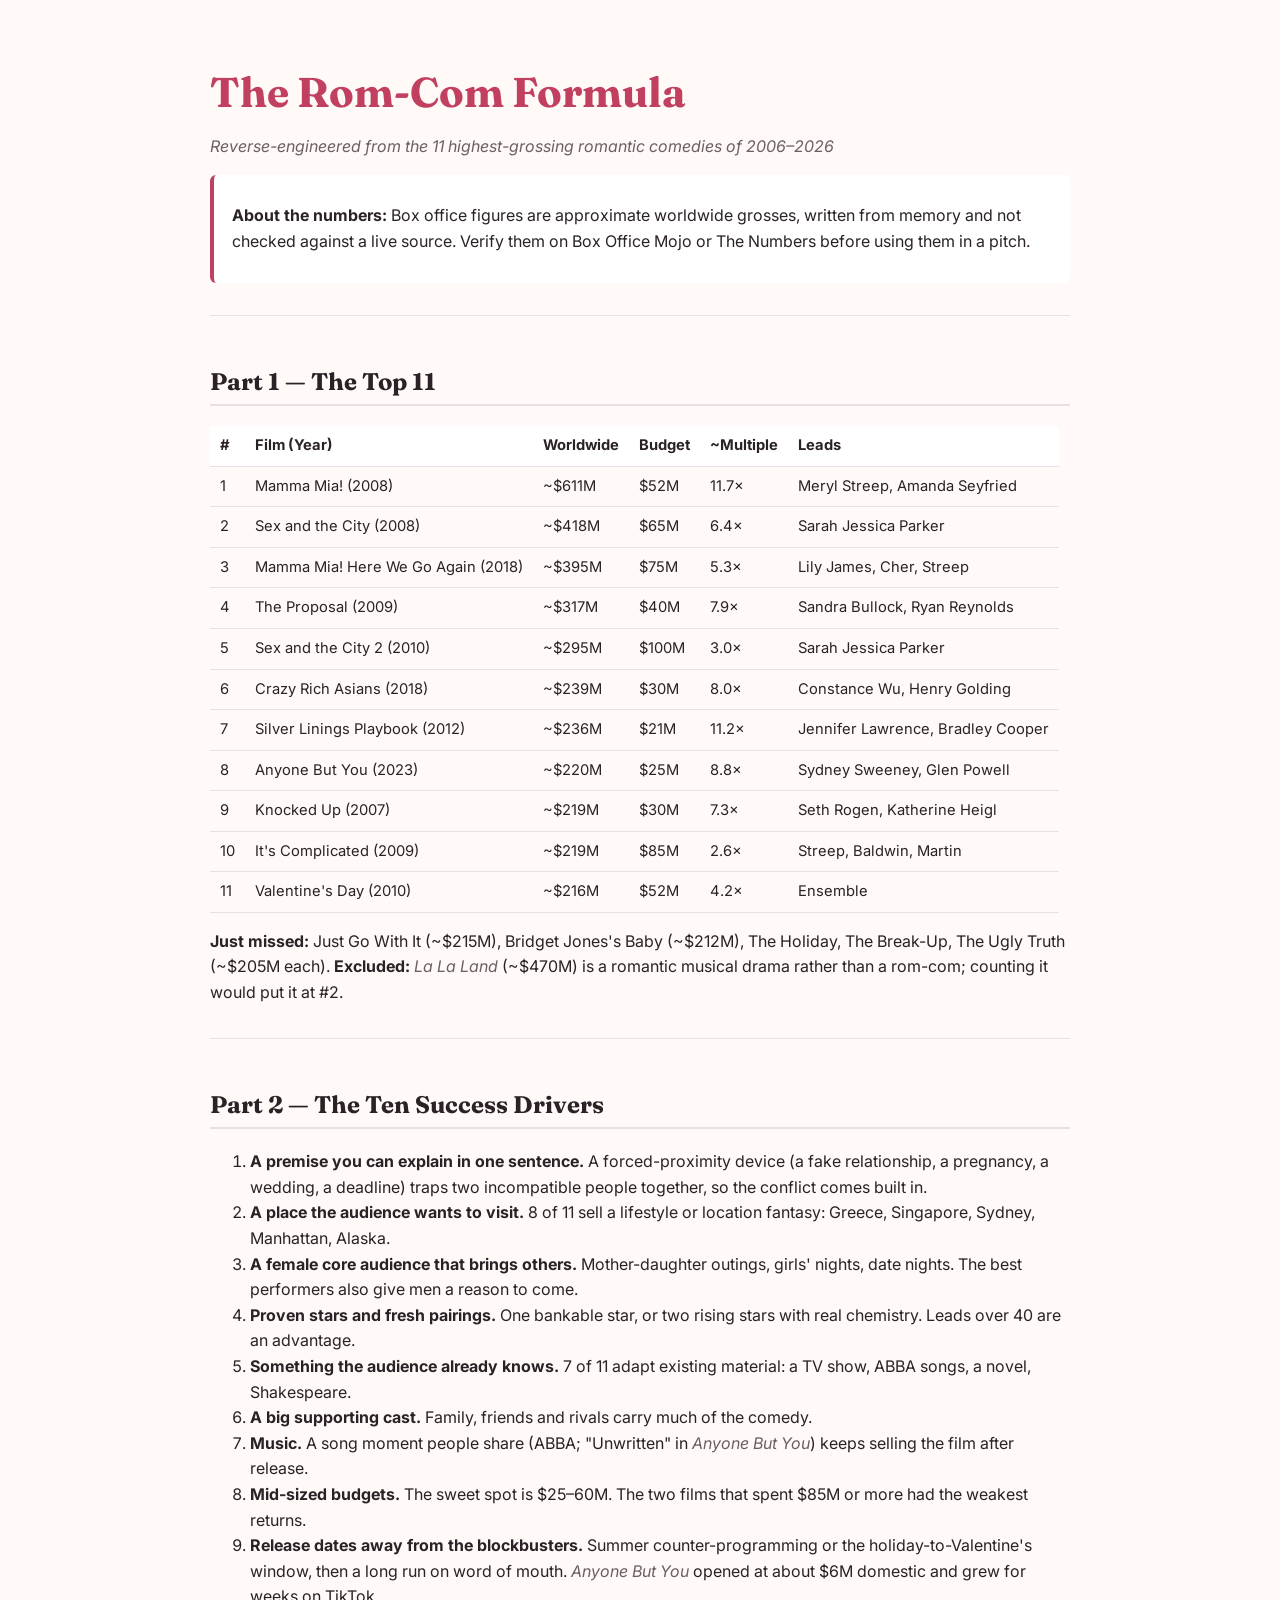
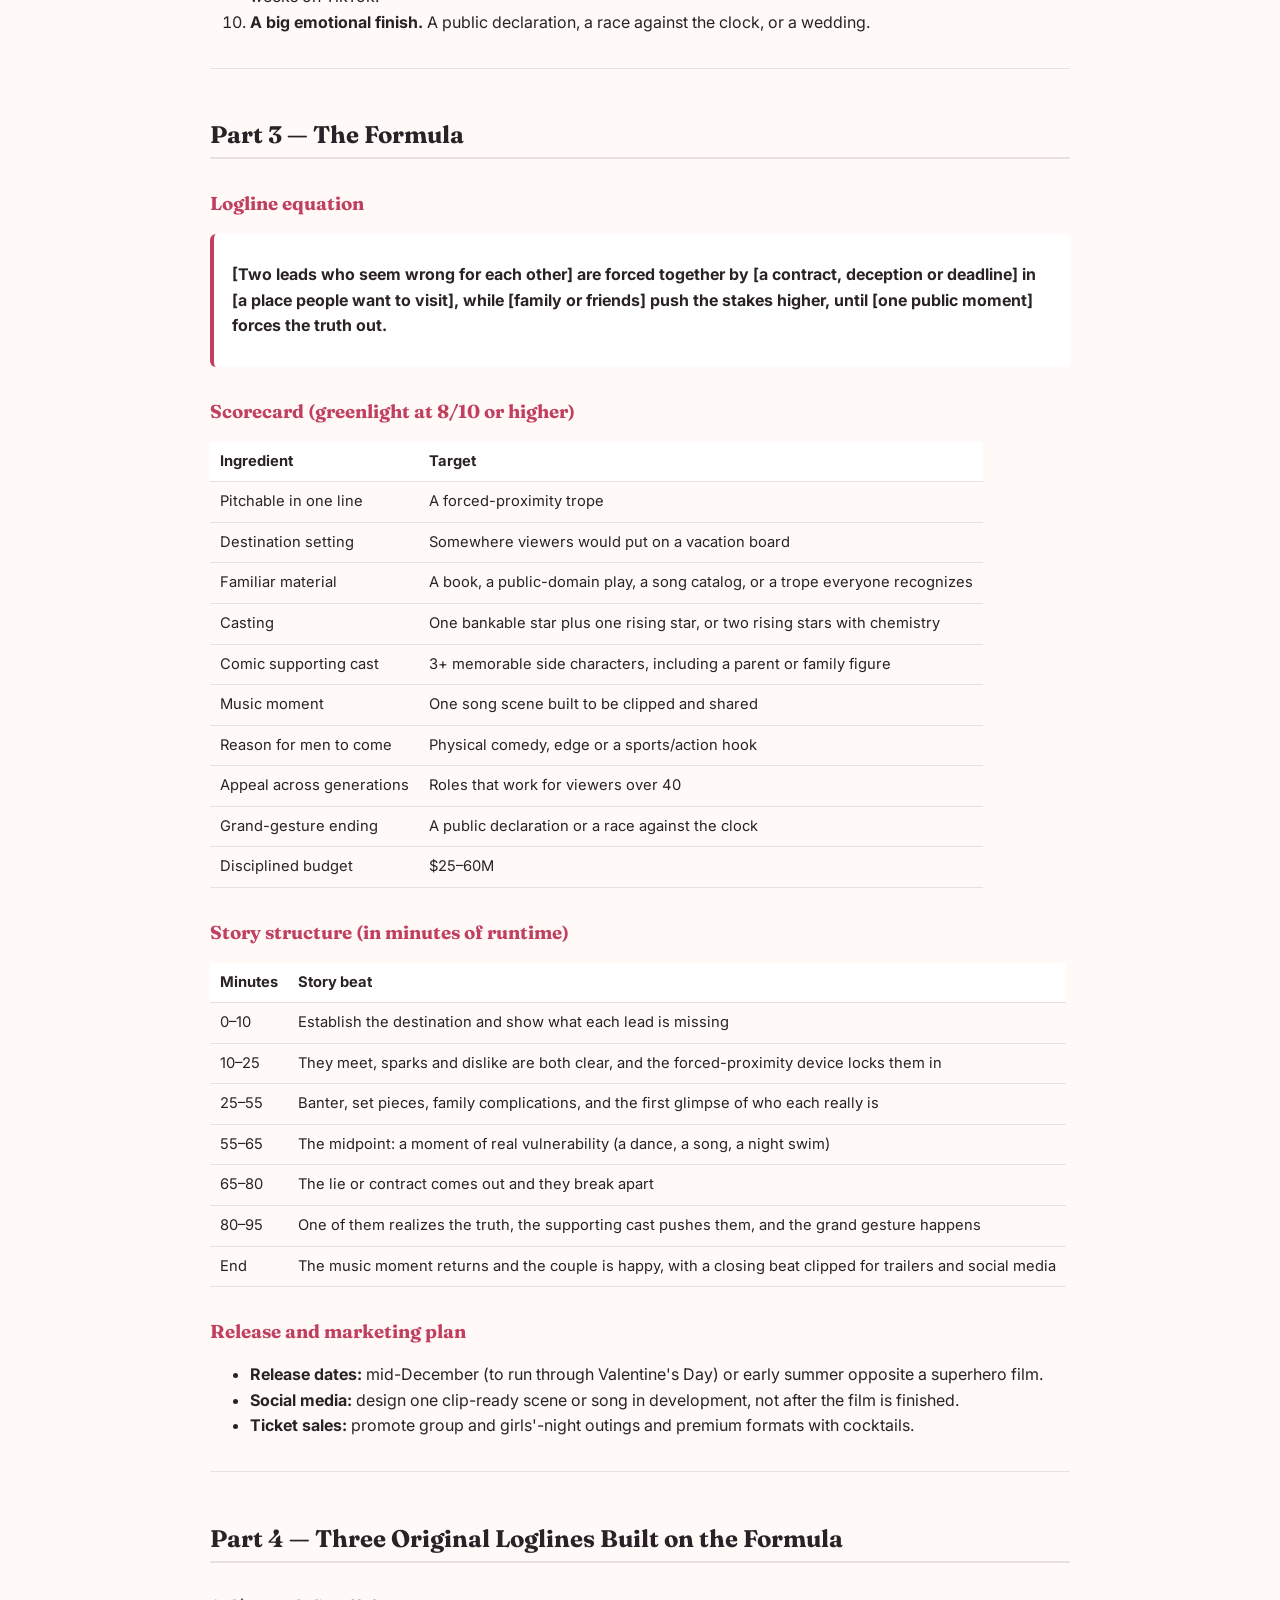
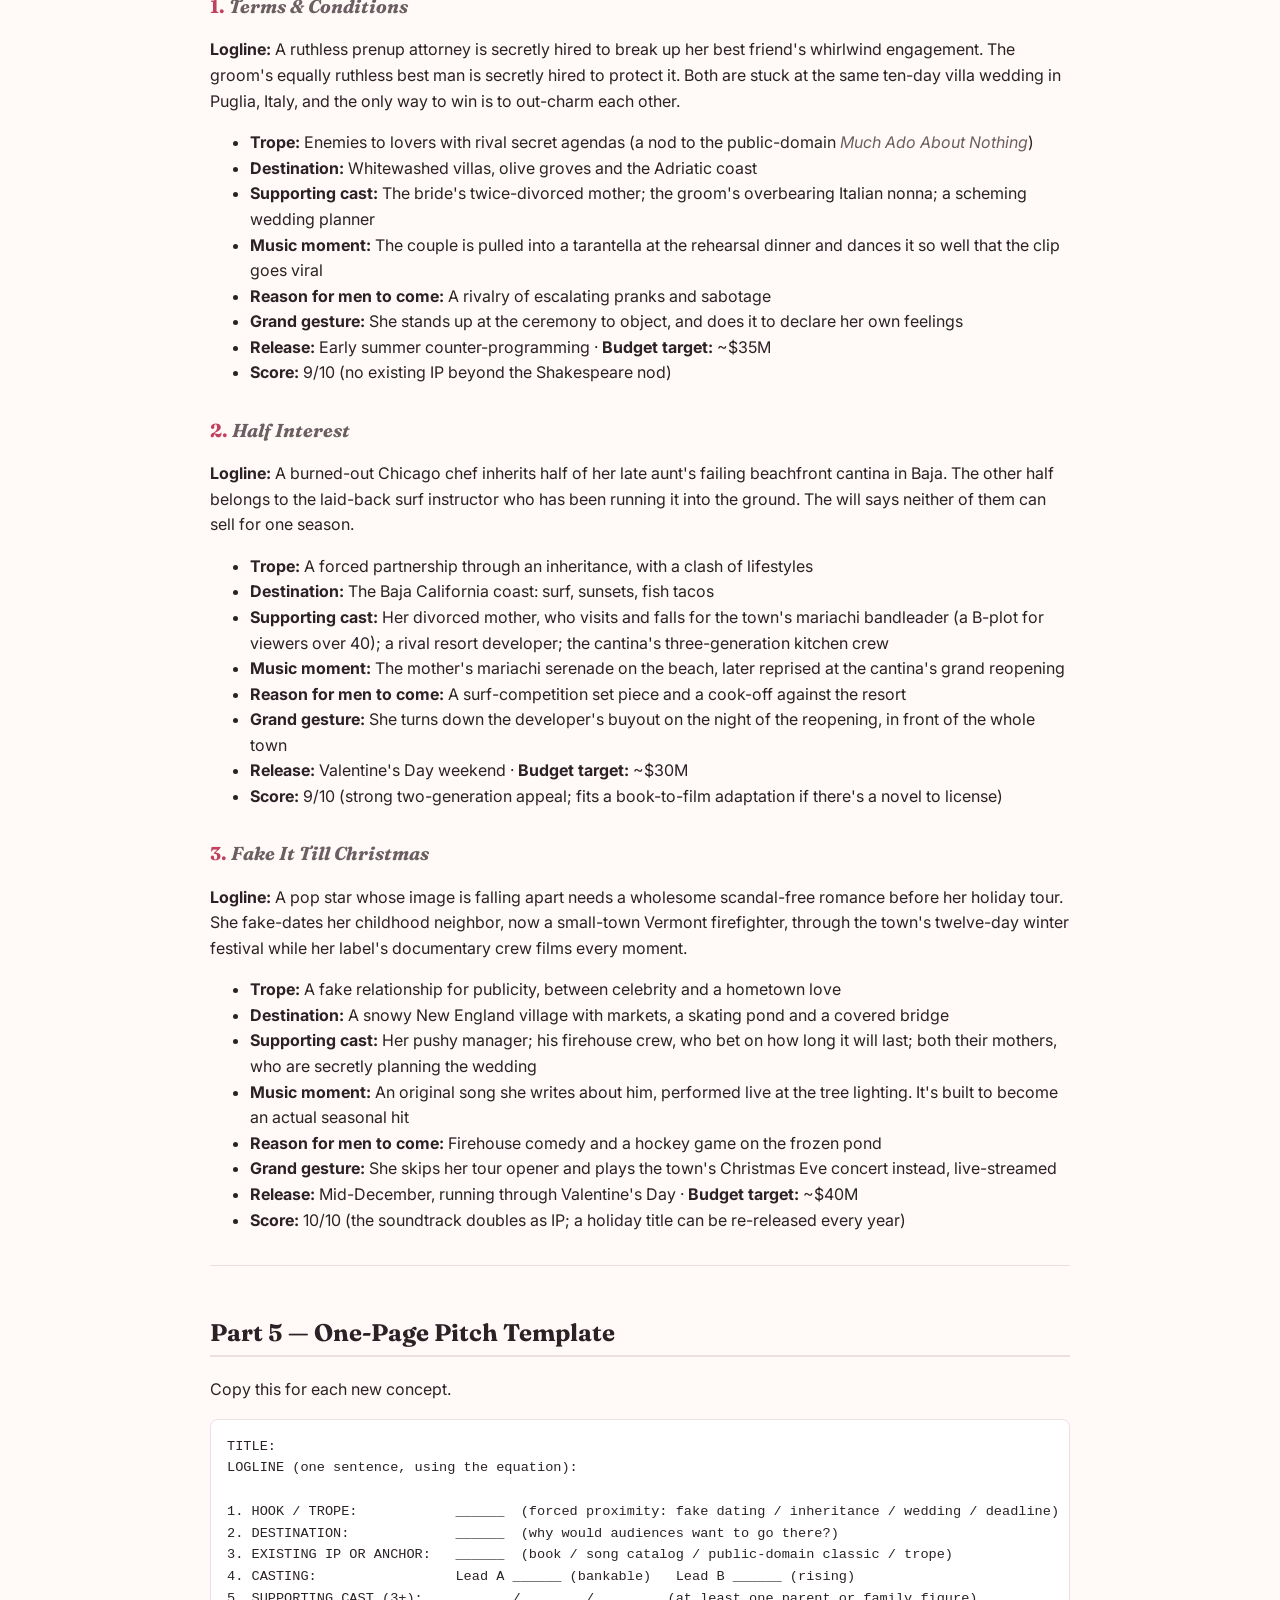
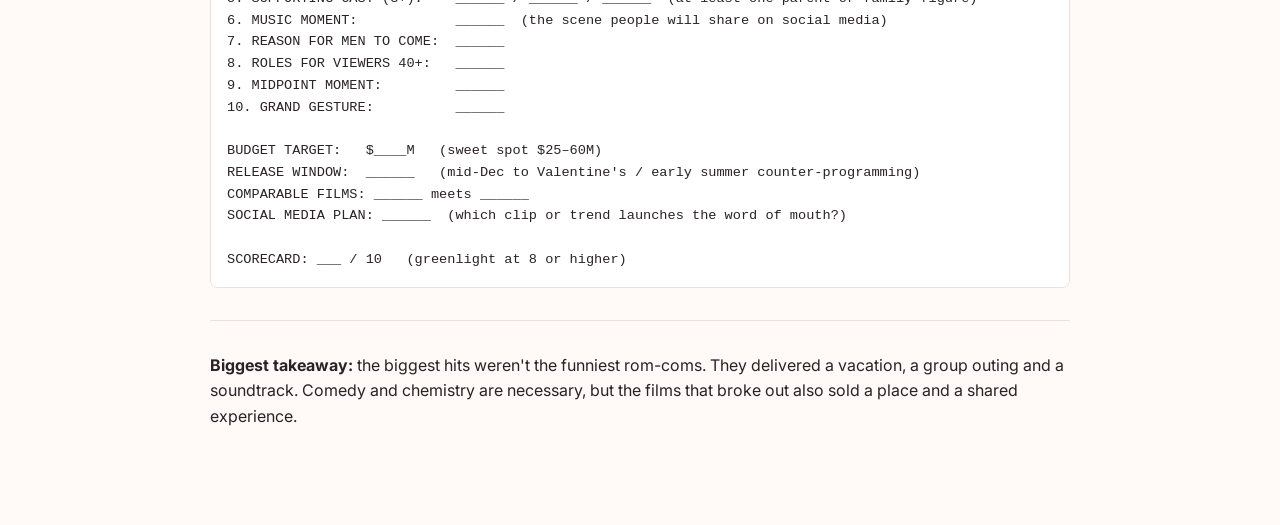
<file: romcom-formula.html>
<!DOCTYPE html>
<html lang="en"><head><meta charset="utf-8"><meta name="viewport" content="width=device-width,initial-scale=1">
<title>The Rom-Com Formula</title>
<link href="https://fonts.googleapis.com/css2?family=Fraunces:wght@600;700&family=Inter:wght@400;600&display=swap" rel="stylesheet">
<style>
:root{--bg:#fffaf7;--fg:#2a2226;--muted:#6b5f64;--accent:#c2405f;--line:#ecdfe2;--card:#fff}
@media (prefers-color-scheme:dark){:root{--bg:#1c1719;--fg:#f3eaec;--muted:#b6a8ad;--accent:#f07a96;--line:#3a3034;--card:#251f21}}
body{margin:0;background:var(--bg);color:var(--fg);font:16px/1.6 Inter,system-ui,sans-serif}
main{max-width:860px;margin:0 auto;padding:40px 20px 80px}
h1,h2,h3{font-family:Fraunces,Georgia,serif;line-height:1.2}
h1{font-size:2.6rem;color:var(--accent);margin-bottom:.2em}
h2{margin-top:2.2em;border-bottom:2px solid var(--line);padding-bottom:.3em}
h3{color:var(--accent);margin-top:1.8em}
table{border-collapse:collapse;width:100%;margin:1em 0;font-size:.92rem;display:block;overflow-x:auto}
th,td{border-bottom:1px solid var(--line);padding:8px 10px;text-align:left;vertical-align:top}
th{background:var(--card)}
blockquote{margin:1em 0;padding:12px 18px;background:var(--card);border-left:4px solid var(--accent);border-radius:6px}
pre{background:var(--card);border:1px solid var(--line);border-radius:8px;padding:16px;overflow-x:auto;font-size:.85rem}
hr{border:0;border-top:1px solid var(--line);margin:2em 0}
em{color:var(--muted)}
</style></head><body><main><h1>The Rom-Com Formula</h1>
<p><em>Reverse-engineered from the 11 highest-grossing romantic comedies of 2006–2026</em></p>
<blockquote>
<p><strong>About the numbers:</strong> Box office figures are approximate worldwide grosses, written from memory and not checked against a live source. Verify them on Box Office Mojo or The Numbers before using them in a pitch.</p>
</blockquote>
<hr />
<h2>Part 1 — The Top 11</h2>
<table>
<thead>
<tr>
<th>#</th>
<th>Film (Year)</th>
<th>Worldwide</th>
<th>Budget</th>
<th>~Multiple</th>
<th>Leads</th>
</tr>
</thead>
<tbody>
<tr>
<td>1</td>
<td>Mamma Mia! (2008)</td>
<td>~$611M</td>
<td>$52M</td>
<td>11.7×</td>
<td>Meryl Streep, Amanda Seyfried</td>
</tr>
<tr>
<td>2</td>
<td>Sex and the City (2008)</td>
<td>~$418M</td>
<td>$65M</td>
<td>6.4×</td>
<td>Sarah Jessica Parker</td>
</tr>
<tr>
<td>3</td>
<td>Mamma Mia! Here We Go Again (2018)</td>
<td>~$395M</td>
<td>$75M</td>
<td>5.3×</td>
<td>Lily James, Cher, Streep</td>
</tr>
<tr>
<td>4</td>
<td>The Proposal (2009)</td>
<td>~$317M</td>
<td>$40M</td>
<td>7.9×</td>
<td>Sandra Bullock, Ryan Reynolds</td>
</tr>
<tr>
<td>5</td>
<td>Sex and the City 2 (2010)</td>
<td>~$295M</td>
<td>$100M</td>
<td>3.0×</td>
<td>Sarah Jessica Parker</td>
</tr>
<tr>
<td>6</td>
<td>Crazy Rich Asians (2018)</td>
<td>~$239M</td>
<td>$30M</td>
<td>8.0×</td>
<td>Constance Wu, Henry Golding</td>
</tr>
<tr>
<td>7</td>
<td>Silver Linings Playbook (2012)</td>
<td>~$236M</td>
<td>$21M</td>
<td>11.2×</td>
<td>Jennifer Lawrence, Bradley Cooper</td>
</tr>
<tr>
<td>8</td>
<td>Anyone But You (2023)</td>
<td>~$220M</td>
<td>$25M</td>
<td>8.8×</td>
<td>Sydney Sweeney, Glen Powell</td>
</tr>
<tr>
<td>9</td>
<td>Knocked Up (2007)</td>
<td>~$219M</td>
<td>$30M</td>
<td>7.3×</td>
<td>Seth Rogen, Katherine Heigl</td>
</tr>
<tr>
<td>10</td>
<td>It's Complicated (2009)</td>
<td>~$219M</td>
<td>$85M</td>
<td>2.6×</td>
<td>Streep, Baldwin, Martin</td>
</tr>
<tr>
<td>11</td>
<td>Valentine's Day (2010)</td>
<td>~$216M</td>
<td>$52M</td>
<td>4.2×</td>
<td>Ensemble</td>
</tr>
</tbody>
</table>
<p><strong>Just missed:</strong> Just Go With It (~$215M), Bridget Jones's Baby (~$212M), The Holiday, The Break-Up, The Ugly Truth (~$205M each).
<strong>Excluded:</strong> <em>La La Land</em> (~$470M) is a romantic musical drama rather than a rom-com; counting it would put it at #2.</p>
<hr />
<h2>Part 2 — The Ten Success Drivers</h2>
<ol>
<li><strong>A premise you can explain in one sentence.</strong> A forced-proximity device (a fake relationship, a pregnancy, a wedding, a deadline) traps two incompatible people together, so the conflict comes built in.</li>
<li><strong>A place the audience wants to visit.</strong> 8 of 11 sell a lifestyle or location fantasy: Greece, Singapore, Sydney, Manhattan, Alaska.</li>
<li><strong>A female core audience that brings others.</strong> Mother-daughter outings, girls' nights, date nights. The best performers also give men a reason to come.</li>
<li><strong>Proven stars and fresh pairings.</strong> One bankable star, or two rising stars with real chemistry. Leads over 40 are an advantage.</li>
<li><strong>Something the audience already knows.</strong> 7 of 11 adapt existing material: a TV show, ABBA songs, a novel, Shakespeare.</li>
<li><strong>A big supporting cast.</strong> Family, friends and rivals carry much of the comedy.</li>
<li><strong>Music.</strong> A song moment people share (ABBA; "Unwritten" in <em>Anyone But You</em>) keeps selling the film after release.</li>
<li><strong>Mid-sized budgets.</strong> The sweet spot is $25–60M. The two films that spent $85M or more had the weakest returns.</li>
<li><strong>Release dates away from the blockbusters.</strong> Summer counter-programming or the holiday-to-Valentine's window, then a long run on word of mouth. <em>Anyone But You</em> opened at about $6M domestic and grew for weeks on TikTok.</li>
<li><strong>A big emotional finish.</strong> A public declaration, a race against the clock, or a wedding.</li>
</ol>
<hr />
<h2>Part 3 — The Formula</h2>
<h3>Logline equation</h3>
<blockquote>
<p><strong>[Two leads who seem wrong for each other] are forced together by [a contract, deception or deadline] in [a place people want to visit], while [family or friends] push the stakes higher, until [one public moment] forces the truth out.</strong></p>
</blockquote>
<h3>Scorecard (greenlight at 8/10 or higher)</h3>
<table>
<thead>
<tr>
<th>Ingredient</th>
<th>Target</th>
</tr>
</thead>
<tbody>
<tr>
<td>Pitchable in one line</td>
<td>A forced-proximity trope</td>
</tr>
<tr>
<td>Destination setting</td>
<td>Somewhere viewers would put on a vacation board</td>
</tr>
<tr>
<td>Familiar material</td>
<td>A book, a public-domain play, a song catalog, or a trope everyone recognizes</td>
</tr>
<tr>
<td>Casting</td>
<td>One bankable star plus one rising star, or two rising stars with chemistry</td>
</tr>
<tr>
<td>Comic supporting cast</td>
<td>3+ memorable side characters, including a parent or family figure</td>
</tr>
<tr>
<td>Music moment</td>
<td>One song scene built to be clipped and shared</td>
</tr>
<tr>
<td>Reason for men to come</td>
<td>Physical comedy, edge or a sports/action hook</td>
</tr>
<tr>
<td>Appeal across generations</td>
<td>Roles that work for viewers over 40</td>
</tr>
<tr>
<td>Grand-gesture ending</td>
<td>A public declaration or a race against the clock</td>
</tr>
<tr>
<td>Disciplined budget</td>
<td>$25–60M</td>
</tr>
</tbody>
</table>
<h3>Story structure (in minutes of runtime)</h3>
<table>
<thead>
<tr>
<th>Minutes</th>
<th>Story beat</th>
</tr>
</thead>
<tbody>
<tr>
<td>0–10</td>
<td>Establish the destination and show what each lead is missing</td>
</tr>
<tr>
<td>10–25</td>
<td>They meet, sparks and dislike are both clear, and the forced-proximity device locks them in</td>
</tr>
<tr>
<td>25–55</td>
<td>Banter, set pieces, family complications, and the first glimpse of who each really is</td>
</tr>
<tr>
<td>55–65</td>
<td>The midpoint: a moment of real vulnerability (a dance, a song, a night swim)</td>
</tr>
<tr>
<td>65–80</td>
<td>The lie or contract comes out and they break apart</td>
</tr>
<tr>
<td>80–95</td>
<td>One of them realizes the truth, the supporting cast pushes them, and the grand gesture happens</td>
</tr>
<tr>
<td>End</td>
<td>The music moment returns and the couple is happy, with a closing beat clipped for trailers and social media</td>
</tr>
</tbody>
</table>
<h3>Release and marketing plan</h3>
<ul>
<li><strong>Release dates:</strong> mid-December (to run through Valentine's Day) or early summer opposite a superhero film.</li>
<li><strong>Social media:</strong> design one clip-ready scene or song in development, not after the film is finished.</li>
<li><strong>Ticket sales:</strong> promote group and girls'-night outings and premium formats with cocktails.</li>
</ul>
<hr />
<h2>Part 4 — Three Original Loglines Built on the Formula</h2>
<h3>1. <em>Terms &amp; Conditions</em></h3>
<p><strong>Logline:</strong> A ruthless prenup attorney is secretly hired to break up her best friend's whirlwind engagement. The groom's equally ruthless best man is secretly hired to protect it. Both are stuck at the same ten-day villa wedding in Puglia, Italy, and the only way to win is to out-charm each other.</p>
<ul>
<li><strong>Trope:</strong> Enemies to lovers with rival secret agendas (a nod to the public-domain <em>Much Ado About Nothing</em>)</li>
<li><strong>Destination:</strong> Whitewashed villas, olive groves and the Adriatic coast</li>
<li><strong>Supporting cast:</strong> The bride's twice-divorced mother; the groom's overbearing Italian nonna; a scheming wedding planner</li>
<li><strong>Music moment:</strong> The couple is pulled into a tarantella at the rehearsal dinner and dances it so well that the clip goes viral</li>
<li><strong>Reason for men to come:</strong> A rivalry of escalating pranks and sabotage</li>
<li><strong>Grand gesture:</strong> She stands up at the ceremony to object, and does it to declare her own feelings</li>
<li><strong>Release:</strong> Early summer counter-programming · <strong>Budget target:</strong> ~$35M</li>
<li><strong>Score:</strong> 9/10 (no existing IP beyond the Shakespeare nod)</li>
</ul>
<h3>2. <em>Half Interest</em></h3>
<p><strong>Logline:</strong> A burned-out Chicago chef inherits half of her late aunt's failing beachfront cantina in Baja. The other half belongs to the laid-back surf instructor who has been running it into the ground. The will says neither of them can sell for one season.</p>
<ul>
<li><strong>Trope:</strong> A forced partnership through an inheritance, with a clash of lifestyles</li>
<li><strong>Destination:</strong> The Baja California coast: surf, sunsets, fish tacos</li>
<li><strong>Supporting cast:</strong> Her divorced mother, who visits and falls for the town's mariachi bandleader (a B-plot for viewers over 40); a rival resort developer; the cantina's three-generation kitchen crew</li>
<li><strong>Music moment:</strong> The mother's mariachi serenade on the beach, later reprised at the cantina's grand reopening</li>
<li><strong>Reason for men to come:</strong> A surf-competition set piece and a cook-off against the resort</li>
<li><strong>Grand gesture:</strong> She turns down the developer's buyout on the night of the reopening, in front of the whole town</li>
<li><strong>Release:</strong> Valentine's Day weekend · <strong>Budget target:</strong> ~$30M</li>
<li><strong>Score:</strong> 9/10 (strong two-generation appeal; fits a book-to-film adaptation if there's a novel to license)</li>
</ul>
<h3>3. <em>Fake It Till Christmas</em></h3>
<p><strong>Logline:</strong> A pop star whose image is falling apart needs a wholesome scandal-free romance before her holiday tour. She fake-dates her childhood neighbor, now a small-town Vermont firefighter, through the town's twelve-day winter festival while her label's documentary crew films every moment.</p>
<ul>
<li><strong>Trope:</strong> A fake relationship for publicity, between celebrity and a hometown love</li>
<li><strong>Destination:</strong> A snowy New England village with markets, a skating pond and a covered bridge</li>
<li><strong>Supporting cast:</strong> Her pushy manager; his firehouse crew, who bet on how long it will last; both their mothers, who are secretly planning the wedding</li>
<li><strong>Music moment:</strong> An original song she writes about him, performed live at the tree lighting. It's built to become an actual seasonal hit</li>
<li><strong>Reason for men to come:</strong> Firehouse comedy and a hockey game on the frozen pond</li>
<li><strong>Grand gesture:</strong> She skips her tour opener and plays the town's Christmas Eve concert instead, live-streamed</li>
<li><strong>Release:</strong> Mid-December, running through Valentine's Day · <strong>Budget target:</strong> ~$40M</li>
<li><strong>Score:</strong> 10/10 (the soundtrack doubles as IP; a holiday title can be re-released every year)</li>
</ul>
<hr />
<h2>Part 5 — One-Page Pitch Template</h2>
<p>Copy this for each new concept.</p>
<pre><code>TITLE:
LOGLINE (one sentence, using the equation):

1. HOOK / TROPE:            ______  (forced proximity: fake dating / inheritance / wedding / deadline)
2. DESTINATION:             ______  (why would audiences want to go there?)
3. EXISTING IP OR ANCHOR:   ______  (book / song catalog / public-domain classic / trope)
4. CASTING:                 Lead A ______ (bankable)   Lead B ______ (rising)
5. SUPPORTING CAST (3+):    ______ / ______ / ______  (at least one parent or family figure)
6. MUSIC MOMENT:            ______  (the scene people will share on social media)
7. REASON FOR MEN TO COME:  ______
8. ROLES FOR VIEWERS 40+:   ______
9. MIDPOINT MOMENT:         ______
10. GRAND GESTURE:          ______

BUDGET TARGET:   $____M   (sweet spot $25–60M)
RELEASE WINDOW:  ______   (mid-Dec to Valentine's / early summer counter-programming)
COMPARABLE FILMS: ______ meets ______
SOCIAL MEDIA PLAN: ______  (which clip or trend launches the word of mouth?)

SCORECARD: ___ / 10   (greenlight at 8 or higher)
</code></pre>
<hr />
<p><strong>Biggest takeaway:</strong> the biggest hits weren't the funniest rom-coms. They delivered a vacation, a group outing and a soundtrack. Comedy and chemistry are necessary, but the films that broke out also sold a place and a shared experience.</p></main></body></html>
</file>
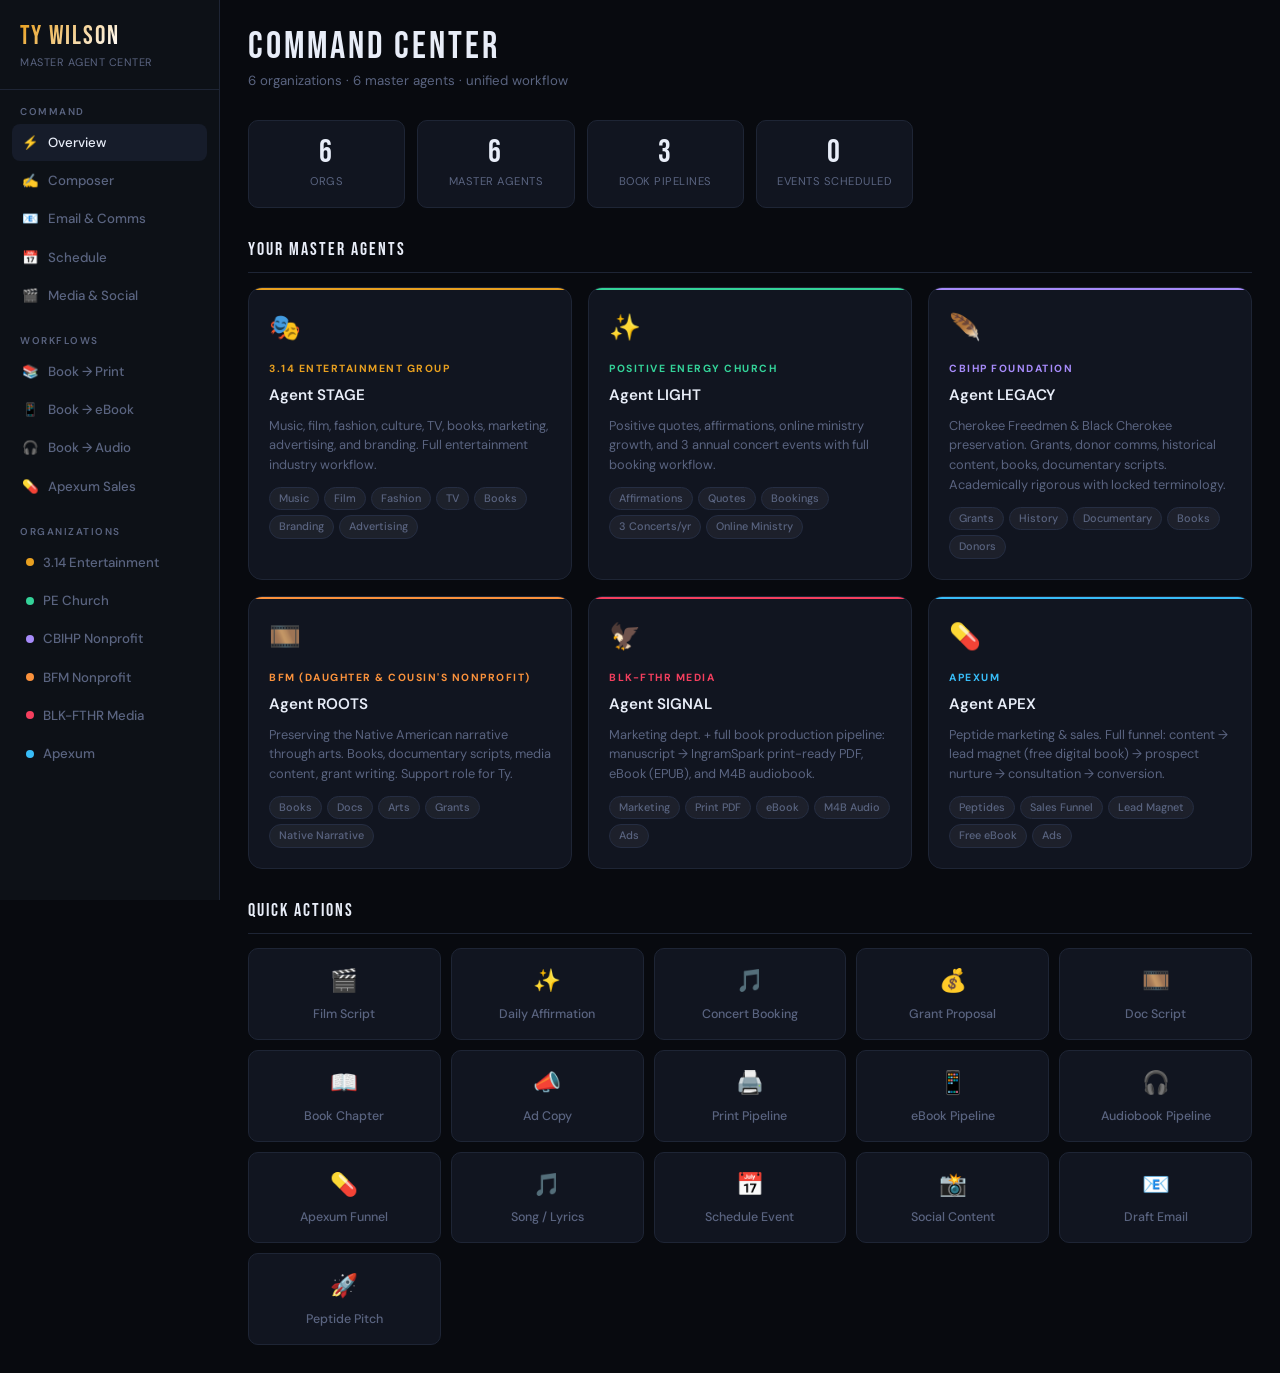
<file: ty_command_center_v2.html>
<!DOCTYPE html>
<html lang="en">
<head>
<meta charset="UTF-8">
<meta name="viewport" content="width=device-width, initial-scale=1.0">
<title>Ty Wilson | Master Agent Command Center v2</title>
<link rel="preconnect" href="https://fonts.googleapis.com">
<link href="https://fonts.googleapis.com/css2?family=Bebas+Neue&family=DM+Sans:ital,wght@0,300;0,400;0,500;0,600;1,300&family=DM+Mono:wght@400;500&display=swap" rel="stylesheet">
<style>
:root {
  --bg: #080a0f;
  --ink: #0d1117;
  --card: #111520;
  --card2: #161c2a;
  --border: #1e2535;
  --border2: #252d42;
  --text: #d8dde8;
  --muted: #5a6480;
  --bright: #e8edf8;

  /* Brand per org */
  --c314:   #e8a020;   /* gold */
  --cpec:   #34d399;   /* emerald */
  --ccbihp: #a78bfa;   /* violet */
  --cbfm:   #fb923c;   /* orange */
  --cblk:   #f43f5e;   /* rose */
  --capx:   #38bdf8;   /* sky */

  --radius: 14px;
  --font-display: 'Bebas Neue', sans-serif;
  --font-body: 'DM Sans', sans-serif;
  --font-mono: 'DM Mono', monospace;
}

*, *::before, *::after { box-sizing: border-box; margin: 0; padding: 0; }

body {
  background: var(--bg);
  color: var(--text);
  font-family: var(--font-body);
  font-size: 14px;
  line-height: 1.6;
  min-height: 100vh;
}

/* ── LAYOUT ── */
.app { display: flex; min-height: 100vh; }

/* sidebar */
.sidebar {
  width: 220px;
  flex-shrink: 0;
  background: var(--ink);
  border-right: 1px solid var(--border);
  display: flex;
  flex-direction: column;
  position: sticky;
  top: 0;
  height: 100vh;
  overflow-y: auto;
}

.logo {
  padding: 24px 20px 18px;
  border-bottom: 1px solid var(--border);
}
.logo-mark {
  font-family: var(--font-display);
  font-size: 1.6rem;
  letter-spacing: 2px;
  background: linear-gradient(135deg, var(--c314), #fff 60%);
  -webkit-background-clip: text;
  -webkit-text-fill-color: transparent;
  line-height: 1;
}
.logo-sub { font-size: 0.68rem; color: var(--muted); letter-spacing: 0.5px; margin-top: 4px; text-transform: uppercase; }

.nav-section { padding: 14px 12px 4px; }
.nav-label { font-size: 0.62rem; color: var(--muted); letter-spacing: 1.5px; text-transform: uppercase; font-weight: 600; padding: 0 8px; margin-bottom: 4px; }

.nav-item {
  display: flex;
  align-items: center;
  gap: 9px;
  padding: 8px 10px;
  border-radius: 8px;
  cursor: pointer;
  color: var(--muted);
  font-size: 0.83rem;
  font-weight: 500;
  transition: all 0.15s;
  margin-bottom: 1px;
}
.nav-item:hover { background: var(--card); color: var(--text); }
.nav-item.active { background: var(--card2); color: var(--bright); }
.nav-dot { width: 8px; height: 8px; border-radius: 50%; flex-shrink: 0; }

/* org items */
.nav-org { border-left: 2px solid transparent; border-radius: 0 8px 8px 0; margin-left: 0; padding-left: 12px; }
.nav-org.active, .nav-org:hover { border-left-color: var(--org-color); }

/* main area */
.main { flex: 1; padding: 28px; overflow-x: hidden; }

/* ── PANELS ── */
.panel { display: none; }
.panel.active { display: block; }

/* ── TYPOGRAPHY ── */
.page-title {
  font-family: var(--font-display);
  font-size: 2.4rem;
  letter-spacing: 3px;
  line-height: 1;
  margin-bottom: 4px;
  color: var(--bright);
}
.page-sub { color: var(--muted); font-size: 0.83rem; margin-bottom: 28px; }

.section-head {
  font-family: var(--font-display);
  font-size: 1.1rem;
  letter-spacing: 2px;
  color: var(--bright);
  margin: 28px 0 14px;
  padding-bottom: 8px;
  border-bottom: 1px solid var(--border);
}

/* ── CARDS ── */
.grid-2 { display: grid; grid-template-columns: repeat(auto-fill, minmax(280px, 1fr)); gap: 16px; }
.grid-3 { display: grid; grid-template-columns: repeat(auto-fill, minmax(220px, 1fr)); gap: 14px; }

.card {
  background: var(--card);
  border: 1px solid var(--border);
  border-radius: var(--radius);
  padding: 20px;
  position: relative;
  overflow: hidden;
  transition: border-color 0.2s, transform 0.2s;
}
.card::before {
  content: '';
  position: absolute;
  top: 0; left: 0; right: 0;
  height: 2px;
  background: var(--org-color, #333);
}
.card:hover { border-color: var(--org-color, var(--border2)); transform: translateY(-1px); }
.card.clickable { cursor: pointer; }

.card-icon { font-size: 1.6rem; margin-bottom: 12px; }
.card-org { font-size: 0.65rem; font-weight: 700; letter-spacing: 1.5px; text-transform: uppercase; color: var(--org-color); margin-bottom: 6px; }
.card-title { font-size: 0.95rem; font-weight: 600; color: var(--bright); margin-bottom: 8px; }
.card-desc { font-size: 0.8rem; color: var(--muted); line-height: 1.55; }

.pill-row { display: flex; flex-wrap: wrap; gap: 5px; margin-top: 12px; }
.pill {
  padding: 2px 9px;
  border-radius: 999px;
  font-size: 0.68rem;
  font-weight: 500;
  background: rgba(255,255,255,0.05);
  border: 1px solid var(--border2);
  color: var(--muted);
}

/* ── PIPELINE ── */
.pipeline {
  display: flex;
  align-items: stretch;
  gap: 0;
  flex-wrap: wrap;
  background: var(--card);
  border: 1px solid var(--border);
  border-radius: var(--radius);
  overflow: hidden;
  margin-bottom: 14px;
}
.pipe-step {
  flex: 1;
  min-width: 90px;
  padding: 14px 12px;
  text-align: center;
  border-right: 1px solid var(--border);
  font-size: 0.75rem;
  color: var(--muted);
}
.pipe-step:last-child { border-right: none; }
.pipe-step strong { display: block; font-size: 0.68rem; font-weight: 700; letter-spacing: 0.5px; color: var(--text); margin-bottom: 3px; }
.pipe-icon { font-size: 1.2rem; margin-bottom: 5px; }

/* ── FORMS ── */
.composer-box {
  background: var(--card);
  border: 1px solid var(--border);
  border-radius: var(--radius);
  padding: 24px;
  margin-bottom: 20px;
}
.composer-box h3 { font-family: var(--font-display); font-size: 1.1rem; letter-spacing: 2px; color: var(--bright); margin-bottom: 18px; }

.form-grid { display: grid; grid-template-columns: 1fr 1fr; gap: 14px; margin-bottom: 14px; }
@media (max-width: 640px) { .form-grid { grid-template-columns: 1fr; } .sidebar { display: none; } }

.form-field { display: flex; flex-direction: column; gap: 5px; }
.form-field.full { grid-column: 1 / -1; }
label { font-size: 0.72rem; font-weight: 600; letter-spacing: 0.5px; text-transform: uppercase; color: var(--muted); }

select, input[type="text"], input[type="date"], input[type="time"], textarea {
  background: var(--ink);
  border: 1px solid var(--border2);
  border-radius: 8px;
  color: var(--text);
  font-family: var(--font-body);
  font-size: 0.85rem;
  padding: 9px 13px;
  outline: none;
  transition: border-color 0.15s;
  width: 100%;
}
select:focus, input:focus, textarea:focus { border-color: var(--accent, #6366f1); }
textarea { resize: vertical; min-height: 90px; }
select option { background: #111; }

.btn-row { display: flex; gap: 10px; align-items: center; flex-wrap: wrap; margin-top: 4px; }

.btn {
  padding: 9px 20px;
  border-radius: 8px;
  border: none;
  font-family: var(--font-body);
  font-size: 0.83rem;
  font-weight: 600;
  cursor: pointer;
  transition: all 0.15s;
}
.btn-primary { background: #4f52d9; color: #fff; }
.btn-primary:hover { background: #3f42c0; }
.btn-sm {
  padding: 6px 14px;
  font-size: 0.75rem;
  background: var(--card2);
  border: 1px solid var(--border2);
  color: var(--text);
  border-radius: 6px;
  cursor: pointer;
  font-family: var(--font-body);
  transition: all 0.15s;
}
.btn-sm:hover { border-color: #4f52d9; color: var(--bright); }

/* ── OUTPUT ── */
.output-box {
  background: var(--ink);
  border: 1px solid var(--border2);
  border-radius: 10px;
  padding: 18px;
  margin-top: 16px;
  font-size: 0.83rem;
  line-height: 1.75;
  white-space: pre-wrap;
  color: var(--text);
  display: none;
  font-family: var(--font-mono);
  max-height: 480px;
  overflow-y: auto;
}
.output-box.show { display: block; }
.output-label {
  font-size: 0.65rem;
  font-weight: 700;
  letter-spacing: 1px;
  text-transform: uppercase;
  color: var(--muted);
  margin-top: 14px;
  margin-bottom: 6px;
  display: none;
}
.output-label.show { display: block; }

@keyframes pulse { 0%,100%{opacity:.4} 50%{opacity:1} }
.loading { animation: pulse 1.2s infinite; color: var(--muted); }

/* ── SCHEDULE ── */
.events-list { display: flex; flex-direction: column; gap: 8px; }
.event-row {
  display: flex;
  align-items: center;
  gap: 12px;
  padding: 10px 14px;
  background: var(--card2);
  border: 1px solid var(--border);
  border-radius: 8px;
  font-size: 0.82rem;
}
.event-org-tag {
  padding: 2px 8px;
  border-radius: 5px;
  font-size: 0.65rem;
  font-weight: 700;
  letter-spacing: 0.5px;
  flex-shrink: 0;
}
.event-name { font-weight: 600; color: var(--bright); flex: 1; }
.event-meta { color: var(--muted); font-size: 0.75rem; }

.conflict-alert {
  padding: 10px 16px;
  border-radius: 8px;
  font-size: 0.82rem;
  font-weight: 600;
  margin-top: 12px;
}
.conflict-ok { background: rgba(52,211,153,0.1); color: #34d399; border: 1px solid rgba(52,211,153,0.25); }
.conflict-warn { background: rgba(251,146,60,0.1); color: #fb923c; border: 1px solid rgba(251,146,60,0.25); }

/* ── WORKFLOW STEPS ── */
.workflow-steps { display: flex; flex-direction: column; gap: 10px; }
.wf-step {
  display: flex;
  gap: 14px;
  align-items: flex-start;
  padding: 14px 18px;
  background: var(--card);
  border: 1px solid var(--border);
  border-radius: 10px;
}
.wf-num {
  width: 28px; height: 28px;
  border-radius: 50%;
  display: flex; align-items: center; justify-content: center;
  font-family: var(--font-display);
  font-size: 0.9rem;
  flex-shrink: 0;
  border: 1px solid;
}
.wf-body strong { display: block; font-size: 0.85rem; color: var(--bright); margin-bottom: 3px; }
.wf-body p { font-size: 0.78rem; color: var(--muted); line-height: 1.5; }
.wf-tools { display: flex; gap: 5px; flex-wrap: wrap; margin-top: 6px; }
.tool-tag {
  padding: 2px 8px;
  border-radius: 4px;
  font-size: 0.65rem;
  font-weight: 600;
  background: rgba(255,255,255,0.05);
  border: 1px solid var(--border2);
  color: var(--muted);
  font-family: var(--font-mono);
}

/* ── OVERVIEW STATS ── */
.stat-row { display: grid; grid-template-columns: repeat(auto-fill, minmax(140px, 1fr)); gap: 12px; margin-bottom: 24px; }
.stat-card {
  background: var(--card);
  border: 1px solid var(--border);
  border-radius: 10px;
  padding: 16px;
  text-align: center;
}
.stat-num { font-family: var(--font-display); font-size: 2rem; letter-spacing: 2px; color: var(--bright); line-height: 1; }
.stat-label { font-size: 0.7rem; color: var(--muted); margin-top: 4px; text-transform: uppercase; letter-spacing: 0.5px; }

/* ── QUICK ACTIONS ── */
.qa-grid { display: grid; grid-template-columns: repeat(auto-fill, minmax(160px, 1fr)); gap: 10px; }
.qa-btn {
  display: flex;
  flex-direction: column;
  align-items: center;
  gap: 6px;
  padding: 14px 10px;
  background: var(--card);
  border: 1px solid var(--border);
  border-radius: 10px;
  cursor: pointer;
  text-align: center;
  font-size: 0.78rem;
  font-weight: 500;
  color: var(--muted);
  transition: all 0.15s;
}
.qa-btn:hover { border-color: var(--border2); color: var(--text); background: var(--card2); }
.qa-btn .qa-icon { font-size: 1.4rem; }

/* scrollbar */
::-webkit-scrollbar { width: 5px; }
::-webkit-scrollbar-track { background: var(--bg); }
::-webkit-scrollbar-thumb { background: var(--border2); border-radius: 3px; }

/* copy button */
.copy-btn {
  float: right;
  padding: 4px 10px;
  font-size: 0.7rem;
  background: var(--card2);
  border: 1px solid var(--border2);
  color: var(--muted);
  border-radius: 5px;
  cursor: pointer;
  font-family: var(--font-body);
  margin-bottom: 8px;
}
.copy-btn:hover { color: var(--text); }
</style>
</head>
<body>

<div class="app">

<!-- ══════════ SIDEBAR ══════════ -->
<nav class="sidebar">
  <div class="logo">
    <div class="logo-mark">TY WILSON</div>
    <div class="logo-sub">Master Agent Center</div>
  </div>

  <div class="nav-section">
    <div class="nav-label">Command</div>
    <div class="nav-item active" onclick="show('overview')">
      <span>⚡</span> Overview
    </div>
    <div class="nav-item" onclick="show('composer')">
      <span>✍️</span> Composer
    </div>
    <div class="nav-item" onclick="show('email')">
      <span>📧</span> Email & Comms
    </div>
    <div class="nav-item" onclick="show('schedule')">
      <span>📅</span> Schedule
    </div>
    <div class="nav-item" onclick="show('media')">
      <span>🎬</span> Media & Social
    </div>
  </div>

  <div class="nav-section">
    <div class="nav-label">Workflows</div>
    <div class="nav-item" onclick="show('book-wf')">
      <span>📚</span> Book → Print
    </div>
    <div class="nav-item" onclick="show('ebook-wf')">
      <span>📱</span> Book → eBook
    </div>
    <div class="nav-item" onclick="show('audio-wf')">
      <span>🎧</span> Book → Audio
    </div>
    <div class="nav-item" onclick="show('apexum-wf')">
      <span>💊</span> Apexum Sales
    </div>
  </div>

  <div class="nav-section">
    <div class="nav-label">Organizations</div>
    <div class="nav-item nav-org" style="--org-color:var(--c314)" onclick="show('org-314')">
      <span class="nav-dot" style="background:var(--c314)"></span> 3.14 Entertainment
    </div>
    <div class="nav-item nav-org" style="--org-color:var(--cpec)" onclick="show('org-pec')">
      <span class="nav-dot" style="background:var(--cpec)"></span> PE Church
    </div>
    <div class="nav-item nav-org" style="--org-color:var(--ccbihp)" onclick="show('org-cbihp')">
      <span class="nav-dot" style="background:var(--ccbihp)"></span> CBIHP Nonprofit
    </div>
    <div class="nav-item nav-org" style="--org-color:var(--cbfm)" onclick="show('org-bfm')">
      <span class="nav-dot" style="background:var(--cbfm)"></span> BFM Nonprofit
    </div>
    <div class="nav-item nav-org" style="--org-color:var(--cblk)" onclick="show('org-blk')">
      <span class="nav-dot" style="background:var(--cblk)"></span> BLK-FTHR Media
    </div>
    <div class="nav-item nav-org" style="--org-color:var(--capx)" onclick="show('org-apx')">
      <span class="nav-dot" style="background:var(--capx)"></span> Apexum
    </div>
  </div>
</nav>

<!-- ══════════ MAIN ══════════ -->
<main class="main">

<!-- ── OVERVIEW ── -->
<div id="panel-overview" class="panel active">
  <div class="page-title">COMMAND CENTER</div>
  <div class="page-sub">6 organizations · 6 master agents · unified workflow</div>

  <div class="stat-row">
    <div class="stat-card"><div class="stat-num">6</div><div class="stat-label">Orgs</div></div>
    <div class="stat-card"><div class="stat-num">6</div><div class="stat-label">Master Agents</div></div>
    <div class="stat-card"><div class="stat-num">3</div><div class="stat-label">Book Pipelines</div></div>
    <div class="stat-card"><div class="stat-num" id="event-count">0</div><div class="stat-label">Events Scheduled</div></div>
  </div>

  <div class="section-head">YOUR MASTER AGENTS</div>
  <div class="grid-2">

    <div class="card clickable" style="--org-color:var(--c314)" onclick="show('org-314')">
      <div class="card-icon">🎭</div>
      <div class="card-org">3.14 Entertainment Group</div>
      <div class="card-title">Agent STAGE</div>
      <div class="card-desc">Music, film, fashion, culture, TV, books, marketing, advertising, and branding. Full entertainment industry workflow.</div>
      <div class="pill-row"><span class="pill">Music</span><span class="pill">Film</span><span class="pill">Fashion</span><span class="pill">TV</span><span class="pill">Books</span><span class="pill">Branding</span><span class="pill">Advertising</span></div>
    </div>

    <div class="card clickable" style="--org-color:var(--cpec)" onclick="show('org-pec')">
      <div class="card-icon">✨</div>
      <div class="card-org">Positive Energy Church</div>
      <div class="card-title">Agent LIGHT</div>
      <div class="card-desc">Positive quotes, affirmations, online ministry growth, and 3 annual concert events with full booking workflow.</div>
      <div class="pill-row"><span class="pill">Affirmations</span><span class="pill">Quotes</span><span class="pill">Bookings</span><span class="pill">3 Concerts/yr</span><span class="pill">Online Ministry</span></div>
    </div>

    <div class="card clickable" style="--org-color:var(--ccbihp)" onclick="show('org-cbihp')">
      <div class="card-icon">🪶</div>
      <div class="card-org">CBIHP Foundation</div>
      <div class="card-title">Agent LEGACY</div>
      <div class="card-desc">Cherokee Freedmen & Black Cherokee preservation. Grants, donor comms, historical content, books, documentary scripts. Academically rigorous with locked terminology.</div>
      <div class="pill-row"><span class="pill">Grants</span><span class="pill">History</span><span class="pill">Documentary</span><span class="pill">Books</span><span class="pill">Donors</span></div>
    </div>

    <div class="card clickable" style="--org-color:var(--cbfm)" onclick="show('org-bfm')">
      <div class="card-icon">🎞️</div>
      <div class="card-org">BFM (daughter & cousin's nonprofit)</div>
      <div class="card-title">Agent ROOTS</div>
      <div class="card-desc">Preserving the Native American narrative through arts. Books, documentary scripts, media content, grant writing. Support role for Ty.</div>
      <div class="pill-row"><span class="pill">Books</span><span class="pill">Docs</span><span class="pill">Arts</span><span class="pill">Grants</span><span class="pill">Native Narrative</span></div>
    </div>

    <div class="card clickable" style="--org-color:var(--cblk)" onclick="show('org-blk')">
      <div class="card-icon">🦅</div>
      <div class="card-org">BLK-FTHR Media</div>
      <div class="card-title">Agent SIGNAL</div>
      <div class="card-desc">Marketing dept. + full book production pipeline: manuscript → IngramSpark print-ready PDF, eBook (EPUB), and M4B audiobook.</div>
      <div class="pill-row"><span class="pill">Marketing</span><span class="pill">Print PDF</span><span class="pill">eBook</span><span class="pill">M4B Audio</span><span class="pill">Ads</span></div>
    </div>

    <div class="card clickable" style="--org-color:var(--capx)" onclick="show('org-apx')">
      <div class="card-icon">💊</div>
      <div class="card-org">Apexum</div>
      <div class="card-title">Agent APEX</div>
      <div class="card-desc">Peptide marketing & sales. Full funnel: content → lead magnet (free digital book) → prospect nurture → consultation → conversion.</div>
      <div class="pill-row"><span class="pill">Peptides</span><span class="pill">Sales Funnel</span><span class="pill">Lead Magnet</span><span class="pill">Free eBook</span><span class="pill">Ads</span></div>
    </div>

  </div>

  <div class="section-head">QUICK ACTIONS</div>
  <div class="qa-grid">
    <div class="qa-btn" onclick="show('composer');setComp('314','script')"><div class="qa-icon">🎬</div>Film Script</div>
    <div class="qa-btn" onclick="show('composer');setComp('pec','affirmation')"><div class="qa-icon">✨</div>Daily Affirmation</div>
    <div class="qa-btn" onclick="show('composer');setComp('pec','booking')"><div class="qa-icon">🎵</div>Concert Booking</div>
    <div class="qa-btn" onclick="show('composer');setComp('cbihp','grant')"><div class="qa-icon">💰</div>Grant Proposal</div>
    <div class="qa-btn" onclick="show('composer');setComp('cbihp','docscipt')"><div class="qa-icon">🎞️</div>Doc Script</div>
    <div class="qa-btn" onclick="show('composer');setComp('bfm','book')"><div class="qa-icon">📖</div>Book Chapter</div>
    <div class="qa-btn" onclick="show('composer');setComp('blkfthr','ad')"><div class="qa-icon">📣</div>Ad Copy</div>
    <div class="qa-btn" onclick="show('book-wf')"><div class="qa-icon">🖨️</div>Print Pipeline</div>
    <div class="qa-btn" onclick="show('ebook-wf')"><div class="qa-icon">📱</div>eBook Pipeline</div>
    <div class="qa-btn" onclick="show('audio-wf')"><div class="qa-icon">🎧</div>Audiobook Pipeline</div>
    <div class="qa-btn" onclick="show('apexum-wf')"><div class="qa-icon">💊</div>Apexum Funnel</div>
    <div class="qa-btn" onclick="show('composer');setComp('314','song')"><div class="qa-icon">🎵</div>Song / Lyrics</div>
    <div class="qa-btn" onclick="show('schedule')"><div class="qa-icon">📅</div>Schedule Event</div>
    <div class="qa-btn" onclick="show('media')"><div class="qa-icon">📸</div>Social Content</div>
    <div class="qa-btn" onclick="show('email')"><div class="qa-icon">📧</div>Draft Email</div>
    <div class="qa-btn" onclick="show('composer');setComp('apx','pitch')"><div class="qa-icon">🚀</div>Peptide Pitch</div>
  </div>
</div>

<!-- ── COMPOSER ── -->
<div id="panel-composer" class="panel">
  <div class="page-title">CONTENT COMPOSER</div>
  <div class="page-sub">Route any task to the right agent in the right voice</div>

  <div class="composer-box">
    <h3>AGENT BRIEFING</h3>
    <div class="form-grid">
      <div class="form-field">
        <label>Organization / Agent</label>
        <select id="c-org" onchange="updateBadge()">
          <option value="">— Select —</option>
          <option value="314">🎭 3.14 Entertainment — Agent STAGE</option>
          <option value="pec">✨ PE Church — Agent LIGHT</option>
          <option value="cbihp">🪶 CBIHP Nonprofit — Agent LEGACY</option>
          <option value="bfm">🎞️ BFM Nonprofit — Agent ROOTS</option>
          <option value="blkfthr">🦅 BLK-FTHR Media — Agent SIGNAL</option>
          <option value="apx">💊 Apexum — Agent APEX</option>
        </select>
      </div>
      <div class="form-field">
        <label>Content Type</label>
        <select id="c-type">
          <option value="">— Select —</option>
          <optgroup label="Entertainment (3.14)">
            <option value="script">Film / TV Script Scene</option>
            <option value="song">Song / Lyrics</option>
            <option value="music-pr">Music Press Release</option>
            <option value="fashion-copy">Fashion / Brand Copy</option>
            <option value="book-chapter">Book Chapter</option>
            <option value="show-treatment">Show Treatment / Pitch</option>
            <option value="ad">Advertisement Copy</option>
          </optgroup>
          <optgroup label="Church (PE Church)">
            <option value="affirmation">Daily Affirmation / Quote</option>
            <option value="quote-series">Quote Series (7-day)</option>
            <option value="booking">Concert Booking Inquiry Letter</option>
            <option value="church-promo">Event Promo Copy</option>
            <option value="online-launch">Online Ministry Launch Content</option>
          </optgroup>
          <optgroup label="Nonprofit (CBIHP / BFM)">
            <option value="grant">Grant Proposal Section</option>
            <option value="donor-letter">Donor Letter</option>
            <option value="docscipt">Documentary Script Segment</option>
            <option value="history-content">Historical Education Content</option>
            <option value="board-memo">Board Memo / Resolution</option>
            <option value="press">Press Release</option>
          </optgroup>
          <optgroup label="Marketing (BLK-FTHR)">
            <option value="social">Social Media Post + Caption</option>
            <option value="video-script">Video Script</option>
            <option value="campaign">Campaign Brief</option>
            <option value="brand-copy">Brand Copy</option>
          </optgroup>
          <optgroup label="Apexum">
            <option value="pitch">Peptide Sales Pitch</option>
            <option value="client-email">Client Outreach Email</option>
            <option value="product-desc">Product Description</option>
            <option value="lead-magnet">Lead Magnet Copy</option>
            <option value="follow-up">Follow-Up Sequence</option>
          </optgroup>
          <optgroup label="Any Org">
            <option value="speech">Speech / Keynote</option>
            <option value="bio">Bio / Profile</option>
            <option value="newsletter">Newsletter</option>
            <option value="poem">Poem / Spoken Word</option>
          </optgroup>
        </select>
      </div>
      <div class="form-field">
        <label>Audience</label>
        <input type="text" id="c-audience" placeholder="Who is this for?">
      </div>
      <div class="form-field">
        <label>Tone</label>
        <select id="c-tone">
          <option value="professional">Professional</option>
          <option value="inspirational">Inspirational / Uplifting</option>
          <option value="bold-promotional">Bold & Promotional</option>
          <option value="academic">Academic / Historically Rigorous</option>
          <option value="conversational">Conversational</option>
          <option value="storytelling">Storytelling / Narrative</option>
          <option value="sales">Sales / Persuasive</option>
          <option value="spiritual">Spiritual / Positive</option>
          <option value="cinematic">Cinematic / Dramatic</option>
        </select>
      </div>
      <div class="form-field full">
        <label>Brief — What do you need? Be specific.</label>
        <textarea id="c-brief" placeholder="Describe the task. Include key points, names, dates, goals, any specific language required..."></textarea>
      </div>
    </div>
    <div class="btn-row">
      <button class="btn btn-primary" onclick="generateContent()">⚡ Generate with AI</button>
      <button class="btn-sm" onclick="clearComp()">Clear</button>
      <span id="c-badge" style="font-size:0.75rem;color:var(--muted);margin-left:auto;"></span>
    </div>
    <div class="output-label" id="c-out-label">AGENT OUTPUT</div>
    <div class="output-box" id="c-output"></div>
  </div>
</div>

<!-- ── EMAIL ── -->
<div id="panel-email" class="panel">
  <div class="page-title">EMAIL & COMMS</div>
  <div class="page-sub">Draft any communication in the right organizational voice</div>

  <div class="composer-box">
    <h3>DRAFT AN EMAIL</h3>
    <div class="form-grid">
      <div class="form-field">
        <label>Sending From</label>
        <select id="e-org">
          <option value="314">3.14 Entertainment Group</option>
          <option value="pec">Positive Energy Church</option>
          <option value="cbihp">CBIHP Foundation</option>
          <option value="bfm">BFM Nonprofit</option>
          <option value="blkfthr">BLK-FTHR Media</option>
          <option value="apx">Apexum</option>
        </select>
      </div>
      <div class="form-field">
        <label>Email Type</label>
        <select id="e-type">
          <option value="outreach">Cold Outreach</option>
          <option value="booking">Booking / Artist Inquiry</option>
          <option value="donor">Donor Ask</option>
          <option value="followup">Follow-Up</option>
          <option value="announcement">Announcement</option>
          <option value="partnership">Partnership Proposal</option>
          <option value="press">Press / Media Pitch</option>
          <option value="grant-follow">Grant Follow-Up</option>
          <option value="client">Client Communication</option>
          <option value="internal">Internal / Team Memo</option>
          <option value="congregation">Congregation / Community Update</option>
          <option value="sales">Sales Outreach (Apexum)</option>
          <option value="lead-nurture">Lead Nurture</option>
        </select>
      </div>
      <div class="form-field">
        <label>To (Who / Role)</label>
        <input type="text" id="e-to" placeholder="e.g., venue manager, potential donor, journalist...">
      </div>
      <div class="form-field">
        <label>Subject (or AI will write it)</label>
        <input type="text" id="e-subj" placeholder="Leave blank for AI subject line">
      </div>
      <div class="form-field full">
        <label>Key Points / Goal</label>
        <textarea id="e-brief" placeholder="What should this email accomplish? Any dates, asks, specific information?"></textarea>
      </div>
    </div>
    <div class="btn-row">
      <button class="btn btn-primary" onclick="generateEmail()">⚡ Draft Email</button>
    </div>
    <div class="output-label" id="e-out-label">EMAIL DRAFT</div>
    <div class="output-box" id="e-output"></div>
  </div>
</div>

<!-- ── SCHEDULE ── -->
<div id="panel-schedule" class="panel">
  <div class="page-title">SCHEDULE</div>
  <div class="page-sub">Add events · Automatic conflict detection across all organizations</div>

  <div class="composer-box">
    <h3>ADD EVENT</h3>
    <div class="form-grid">
      <div class="form-field">
        <label>Organization</label>
        <select id="s-org">
          <option value="314">3.14 Entertainment</option>
          <option value="pec">PE Church</option>
          <option value="cbihp">CBIHP Nonprofit</option>
          <option value="bfm">BFM Nonprofit</option>
          <option value="blkfthr">BLK-FTHR Media</option>
          <option value="apx">Apexum</option>
          <option value="personal">Personal</option>
        </select>
      </div>
      <div class="form-field">
        <label>Event Type</label>
        <select id="s-type">
          <option value="concert">Concert Event (PE Church)</option>
          <option value="show">Entertainment Show / Event</option>
          <option value="recording">Recording Session</option>
          <option value="filming">Film Shoot</option>
          <option value="meeting">Board / Team Meeting</option>
          <option value="deadline">Content Deadline</option>
          <option value="booking">Artist Booking</option>
          <option value="fundraiser">Fundraiser / Gala</option>
          <option value="service">Church Service / Online Stream</option>
          <option value="interview">Media Interview</option>
          <option value="sales-call">Apexum Sales Call / Consult</option>
          <option value="personal">Personal / Family</option>
        </select>
      </div>
      <div class="form-field">
        <label>Date</label>
        <input type="date" id="s-date">
      </div>
      <div class="form-field">
        <label>Time</label>
        <input type="time" id="s-time">
      </div>
      <div class="form-field full">
        <label>Event Name / Notes</label>
        <input type="text" id="s-name" placeholder="Event title, artist name, deadline description...">
      </div>
    </div>
    <div class="btn-row">
      <button class="btn btn-primary" onclick="addEvent()">📅 Check Conflicts & Add</button>
    </div>
    <div id="s-alert"></div>
  </div>

  <div class="section-head">SCHEDULED EVENTS</div>
  <div class="events-list" id="events-list">
    <div style="color:var(--muted);font-size:0.82rem;padding:14px;">No events yet. Add events above.</div>
  </div>
</div>

<!-- ── MEDIA ── -->
<div id="panel-media" class="panel">
  <div class="page-title">MEDIA & SOCIAL</div>
  <div class="page-sub">Photo briefs, video scripts, captions, campaigns — for every org</div>

  <div class="composer-box">
    <h3>CONTENT GENERATOR</h3>
    <div class="form-grid">
      <div class="form-field">
        <label>Brand / Org</label>
        <select id="m-org">
          <option value="314">🎭 3.14 Entertainment</option>
          <option value="pec">✨ PE Church</option>
          <option value="cbihp">🪶 CBIHP</option>
          <option value="bfm">🎞️ BFM Nonprofit</option>
          <option value="blkfthr">🦅 BLK-FTHR Media</option>
          <option value="apx">💊 Apexum</option>
        </select>
      </div>
      <div class="form-field">
        <label>Format</label>
        <select id="m-format">
          <option value="ig-post">Instagram Post + Caption + Hashtags</option>
          <option value="ig-reel">Instagram Reel Script</option>
          <option value="fb-post">Facebook Post</option>
          <option value="yt-desc">YouTube Description + Tags</option>
          <option value="yt-script">YouTube Video Script</option>
          <option value="tiktok">TikTok Script</option>
          <option value="photo-brief">Photo Shoot Brief</option>
          <option value="video-brief">Video Production Brief</option>
          <option value="stories">IG / FB Stories Script</option>
          <option value="podcast">Podcast Episode Outline</option>
          <option value="promo">Promo Video Script (30-60 sec)</option>
          <option value="doc-clip">Documentary Clip Script</option>
        </select>
      </div>
      <div class="form-field">
        <label>Topic / Subject</label>
        <input type="text" id="m-topic" placeholder="What's this content about?">
      </div>
      <div class="form-field">
        <label>Goal / CTA</label>
        <input type="text" id="m-cta" placeholder="e.g., buy tickets, follow, donate, book consult...">
      </div>
      <div class="form-field full">
        <label>Direction / Notes</label>
        <textarea id="m-brief" placeholder="Tone, visual ideas, key message, references, special instructions..."></textarea>
      </div>
    </div>
    <div class="btn-row">
      <button class="btn btn-primary" onclick="generateMedia()">⚡ Generate Content</button>
    </div>
    <div class="output-label" id="m-out-label">CONTENT OUTPUT</div>
    <div class="output-box" id="m-output"></div>
  </div>
</div>

<!-- ── BOOK → PRINT WORKFLOW ── -->
<div id="panel-book-wf" class="panel">
  <div class="page-title">MANUSCRIPT → PRINT-READY PDF</div>
  <div class="page-sub">IngramSpark-ready · handled by Agent SIGNAL (BLK-FTHR Media)</div>

  <div class="section-head">FULL PIPELINE</div>
  <div class="workflow-steps">
    <div class="wf-step">
      <div class="wf-num" style="color:var(--cblk);border-color:var(--cblk)">1</div>
      <div class="wf-body">
        <strong>Manuscript Intake & Assessment</strong>
        <p>Import final manuscript (Word .docx or Google Doc). Establish trim size (IngramSpark standard: 6×9, 5.5×8.5, or 5×8). Confirm chapter count, front matter, back matter, index, bibliography. Set ISBN and copyright page info.</p>
        <div class="wf-tools"><span class="tool-tag">Word / Google Docs</span><span class="tool-tag">IngramSpark specs</span><span class="tool-tag">ISBN</span></div>
      </div>
    </div>
    <div class="wf-step">
      <div class="wf-num" style="color:var(--cblk);border-color:var(--cblk)">2</div>
      <div class="wf-body">
        <strong>Interior Layout & Typesetting</strong>
        <p>Set margins (IngramSpark min: 0.5" outer, 0.75" inner/gutter for 300+ pages). Apply consistent heading hierarchy (H1 chapters, H2 sections). Body font 11–12pt with 1.3–1.5 leading. Page numbers in footer/header. Drop caps or ornamental chapter openers. Running heads with author/title.</p>
        <div class="wf-tools"><span class="tool-tag">Adobe InDesign</span><span class="tool-tag">Affinity Publisher</span><span class="tool-tag">Vellum (Mac)</span><span class="tool-tag">Reedsy</span></div>
      </div>
    </div>
    <div class="wf-step">
      <div class="wf-num" style="color:var(--cblk);border-color:var(--cblk)">3</div>
      <div class="wf-body">
        <strong>Front & Back Matter</strong>
        <p>Front: Half title, full title page, copyright page (ISBN, edition, rights statement), dedication, foreword/preface, table of contents. Back: Bibliography (Chicago style for historical works), index, about the author, other titles by author, colophon.</p>
        <div class="wf-tools"><span class="tool-tag">Chicago 17th ed.</span><span class="tool-tag">Manual index or indexing software</span></div>
      </div>
    </div>
    <div class="wf-step">
      <div class="wf-num" style="color:var(--cblk);border-color:var(--cblk)">4</div>
      <div class="wf-body">
        <strong>Images / Photos (if applicable)</strong>
        <p>All images must be 300 DPI minimum. Embed as CMYK or grayscale (for B&W interior). Caption every image. If photos of historical documents: ensure contrast is maximized. Place images inline with text or in signature plates.</p>
        <div class="wf-tools"><span class="tool-tag">300 DPI min</span><span class="tool-tag">CMYK or Grayscale</span><span class="tool-tag">Photoshop / GIMP</span></div>
      </div>
    </div>
    <div class="wf-step">
      <div class="wf-num" style="color:var(--cblk);border-color:var(--cblk)">5</div>
      <div class="wf-body">
        <strong>Preflight & PDF Export</strong>
        <p>Export as PDF/X-1a or PDF/X-4 (IngramSpark accepts both). Embed all fonts. Flatten transparency. No crop marks (IngramSpark adds bleed). Color profile: FOGRA39 (Europe) or SWOP (US). File size under 400MB. Check: widow/orphan lines, bad line breaks, hyphenation, page count divisible by 2.</p>
        <div class="wf-tools"><span class="tool-tag">PDF/X-1a or X-4</span><span class="tool-tag">Fonts embedded</span><span class="tool-tag">Adobe Preflight</span></div>
      </div>
    </div>
    <div class="wf-step">
      <div class="wf-num" style="color:var(--cblk);border-color:var(--cblk)">6</div>
      <div class="wf-body">
        <strong>Cover File (separate)</strong>
        <p>Full wrap cover: front + spine + back as single flat PDF. Spine width = page count × paper thickness (IngramSpark calculator). Resolution: 300 DPI. Color: CMYK. Bleed: 0.125" all sides. Barcode placement on back (lower right, no bleed). IngramSpark provides template generator.</p>
        <div class="wf-tools"><span class="tool-tag">IngramSpark cover template</span><span class="tool-tag">Adobe Illustrator / Canva Pro</span><span class="tool-tag">300 DPI CMYK</span></div>
      </div>
    </div>
    <div class="wf-step">
      <div class="wf-num" style="color:var(--cblk);border-color:var(--cblk)">7</div>
      <div class="wf-body">
        <strong>Upload & Proof</strong>
        <p>Upload interior PDF and cover PDF to IngramSpark. Order a physical proof copy before approving. Review: margins, spine text, bleed, image clarity, page count. Approve print-ready status. Set wholesale discount (40–55% recommended for retailer distribution).</p>
        <div class="wf-tools"><span class="tool-tag">IngramSpark portal</span><span class="tool-tag">Physical proof</span><span class="tool-tag">Distribution settings</span></div>
      </div>
    </div>
  </div>

  <div class="section-head" style="margin-top:28px;">AI CONTENT ASSIST</div>
  <div class="composer-box">
    <h3>GENERATE BOOK COPY</h3>
    <div class="form-grid">
      <div class="form-field">
        <label>Book Title</label>
        <input type="text" id="bk-title" placeholder="Book title">
      </div>
      <div class="form-field">
        <label>Content Needed</label>
        <select id="bk-type">
          <option value="copyright">Copyright Page Text</option>
          <option value="dedication">Dedication</option>
          <option value="about-author">About the Author</option>
          <option value="back-cover">Back Cover Copy (blurb)</option>
          <option value="foreword">Foreword Draft</option>
          <option value="colophon">Colophon</option>
          <option value="other-titles">Other Titles by Author page</option>
        </select>
      </div>
      <div class="form-field full">
        <label>Details</label>
        <textarea id="bk-brief" placeholder="Relevant info: author name, publisher, year, brief book summary, other titles..."></textarea>
      </div>
    </div>
    <button class="btn btn-primary" onclick="generateBookCopy()">⚡ Generate</button>
    <div class="output-label" id="bk-out-label">OUTPUT</div>
    <div class="output-box" id="bk-output"></div>
  </div>
</div>

<!-- ── BOOK → eBOOK ── -->
<div id="panel-ebook-wf" class="panel">
  <div class="page-title">MANUSCRIPT → EBOOK</div>
  <div class="page-sub">EPUB 3 · Kindle KFX · publish-ready for all major platforms</div>

  <div class="section-head">CONVERSION PIPELINE</div>
  <div class="workflow-steps">
    <div class="wf-step">
      <div class="wf-num" style="color:var(--capx);border-color:var(--capx)">1</div>
      <div class="wf-body">
        <strong>Clean the Source Document</strong>
        <p>Start from the final edited manuscript (Word .docx). Remove all manual formatting: no hard spaces, no forced page breaks, no tab indents (use paragraph styles instead). Use Heading 1 for chapter titles, Heading 2 for sections. Body text as "Normal" style. This is the most critical step — garbage in, garbage out.</p>
        <div class="wf-tools"><span class="tool-tag">Word styles</span><span class="tool-tag">Find & Replace cleanup</span></div>
      </div>
    </div>
    <div class="wf-step">
      <div class="wf-num" style="color:var(--capx);border-color:var(--capx)">2</div>
      <div class="wf-body">
        <strong>Convert to EPUB 3</strong>
        <p>Use Calibre (free), Vellum, or Sigil to convert .docx → EPUB 3. EPUB 3 is the current standard accepted by Apple Books, Kobo, Barnes & Noble, and IngramSpark digital. Kindle requires a separate step (below). Validate EPUB with EPUBCheck (free tool) — must pass with zero errors.</p>
        <div class="wf-tools"><span class="tool-tag">Calibre (free)</span><span class="tool-tag">Vellum (Mac)</span><span class="tool-tag">Sigil</span><span class="tool-tag">EPUBCheck</span></div>
      </div>
    </div>
    <div class="wf-step">
      <div class="wf-num" style="color:var(--capx);border-color:var(--capx)">3</div>
      <div class="wf-body">
        <strong>Kindle Format (KDP)</strong>
        <p>Amazon KDP accepts EPUB 3 directly now (preferred) or you can use Kindle Previewer to convert and validate. Do NOT submit old MOBI format — Amazon deprecated it. Use KDP Previewer app to see exactly how it renders on all Kindle devices before submitting.</p>
        <div class="wf-tools"><span class="tool-tag">Amazon KDP</span><span class="tool-tag">Kindle Previewer</span><span class="tool-tag">EPUB 3 (submit directly)</span></div>
      </div>
    </div>
    <div class="wf-step">
      <div class="wf-num" style="color:var(--capx);border-color:var(--capx)">4</div>
      <div class="wf-body">
        <strong>eBook Cover</strong>
        <p>eBook cover is a single JPEG or PNG file. Minimum 2,560px on longest side. Aspect ratio: 1.6:1 (height:width) — standard is 1,600×2,560px. RGB color (not CMYK). 72 DPI is fine (screen only). High contrast text — must be legible as a thumbnail.</p>
        <div class="wf-tools"><span class="tool-tag">1600×2560px min</span><span class="tool-tag">RGB JPEG/PNG</span><span class="tool-tag">Canva / Photoshop</span></div>
      </div>
    </div>
    <div class="wf-step">
      <div class="wf-num" style="color:var(--capx);border-color:var(--capx)">5</div>
      <div class="wf-body">
        <strong>Metadata & Distribution</strong>
        <p>Set: Title, Subtitle, Author name (exactly as on cover), contributors, description (up to 4,000 chars on KDP — use HTML formatting), keywords (7 on KDP), BISAC categories (2), DRM preference, price by territory. For IngramSpark digital: upload EPUB + cover, set agency pricing.</p>
        <div class="wf-tools"><span class="tool-tag">BISAC codes</span><span class="tool-tag">KDP metadata</span><span class="tool-tag">IngramSpark digital</span></div>
      </div>
    </div>
    <div class="wf-step">
      <div class="wf-num" style="color:var(--capx);border-color:var(--capx)">6</div>
      <div class="wf-body">
        <strong>Free Digital Copy for Lead Gen (Apexum use)</strong>
        <p>For giving the eBook free to Apexum prospects: export a watermarked PDF version (PDF is simpler for free distribution than EPUB). Include a branded cover page and back page with Apexum CTA. Distribute via a landing page download link, email delivery, or BookFunnel (easiest tool for free book delivery).</p>
        <div class="wf-tools"><span class="tool-tag">BookFunnel</span><span class="tool-tag">Watermarked PDF</span><span class="tool-tag">Landing page link</span><span class="tool-tag">Email delivery</span></div>
      </div>
    </div>
  </div>
</div>

<!-- ── BOOK → AUDIOBOOK ── -->
<div id="panel-audio-wf" class="panel">
  <div class="page-title">MANUSCRIPT → M4B AUDIOBOOK</div>
  <div class="page-sub">ACX / Findaway Voices ready · M4B chapter format</div>

  <div class="section-head">PRODUCTION PIPELINE</div>
  <div class="workflow-steps">
    <div class="wf-step">
      <div class="wf-num" style="color:var(--cpec);border-color:var(--cpec)">1</div>
      <div class="wf-body">
        <strong>Prepare the Reading Script</strong>
        <p>Create a clean reading script from the manuscript. Remove or adapt visual elements (tables, footnotes, image captions — read them aloud or skip with a note). Add pronunciation guides for any unusual names. Mark pauses with [PAUSE] tags. This is your narrator's working document.</p>
        <div class="wf-tools"><span class="tool-tag">Word doc reading script</span><span class="tool-tag">Pronunciation guide</span></div>
      </div>
    </div>
    <div class="wf-step">
      <div class="wf-num" style="color:var(--cpec);border-color:var(--cpec)">2</div>
      <div class="wf-body">
        <strong>Recording Setup</strong>
        <p>ACX/Audible requires: 192kbps MP3 or WAV, Mono, -23dB RMS loudness, -3dB peak max, -60dB noise floor. Record each chapter as a separate file. Room treatment is critical — use a closet, hang blankets, or use a portable vocal booth. Condenser microphone minimum (Audio-Technica AT2020 or better).</p>
        <div class="wf-tools"><span class="tool-tag">ACX specs</span><span class="tool-tag">Audacity (free)</span><span class="tool-tag">Adobe Audition</span><span class="tool-tag">-23dB RMS</span></div>
      </div>
    </div>
    <div class="wf-step">
      <div class="wf-num" style="color:var(--cpec);border-color:var(--cpec)">3</div>
      <div class="wf-body">
        <strong>Audio Editing & Mastering</strong>
        <p>Edit each chapter: remove mouth noise, long silences, retakes. Apply: noise reduction, EQ (cut muddiness around 200-300Hz, boost clarity at 3-5kHz), light compression, final limiter. Normalize to -23dB LUFS (use Auphonic online — free, automated mastering to ACX specs).</p>
        <div class="wf-tools"><span class="tool-tag">Audacity</span><span class="tool-tag">Auphonic (auto-mastering)</span><span class="tool-tag">Adobe Audition</span><span class="tool-tag">iZotope RX</span></div>
      </div>
    </div>
    <div class="wf-step">
      <div class="wf-num" style="color:var(--cpec);border-color:var(--cpec)">4</div>
      <div class="wf-body">
        <strong>Build the M4B File</strong>
        <p>M4B is AAC audio with chapter markers — the standard audiobook format for Apple Books, Findaway, and personal use. Steps: (1) Convert all chapter WAVs to M4A using ffmpeg or Fre:ac. (2) Merge into single M4B using Audiobook Builder (Mac), mp4box, or Chapter and Verse app. (3) Add chapter markers, cover art (1400×1400px min JPG), title/author metadata.</p>
        <div class="wf-tools"><span class="tool-tag">ffmpeg (free CLI)</span><span class="tool-tag">Audiobook Builder (Mac)</span><span class="tool-tag">Fre:ac (free)</span><span class="tool-tag">mp4box</span></div>
      </div>
    </div>
    <div class="wf-step">
      <div class="wf-num" style="color:var(--cpec);border-color:var(--cpec)">5</div>
      <div class="wf-body">
        <strong>QC Pass</strong>
        <p>Listen to the first and last 5 minutes of each chapter. Check: no clipping, consistent volume, no background hum, chapter markers correct, cover art embedded, metadata displays correctly in Apple Books / VLC. Run ACX Check plugin in Audacity to verify specs before submission.</p>
        <div class="wf-tools"><span class="tool-tag">ACX Check (Audacity plugin)</span><span class="tool-tag">Apple Books preview</span><span class="tool-tag">VLC</span></div>
      </div>
    </div>
    <div class="wf-step">
      <div class="wf-num" style="color:var(--cpec);border-color:var(--cpec)">6</div>
      <div class="wf-body">
        <strong>Distribution</strong>
        <p>ACX (Audible/Amazon exclusive or non-exclusive). Findaway Voices (wide distribution: Apple Books, Kobo, libraries — recommended for non-exclusive). Authors Republic (alternative wide). For Apexum free copy: distribute the M4B file directly via BookFunnel or as a downloadable link — M4B plays natively in iPhone Podcasts app and Apple Books.</p>
        <div class="wf-tools"><span class="tool-tag">ACX (Audible)</span><span class="tool-tag">Findaway Voices</span><span class="tool-tag">BookFunnel</span><span class="tool-tag">Apple Books</span></div>
      </div>
    </div>
  </div>

  <div class="section-head" style="margin-top:28px;">AUTOMATED EPUB → M4B CONVERTER</div>
  <div class="composer-box">
    <h3>SKIP STEPS 1–4 — RUN THE CONVERTER</h3>
    <p style="font-size:0.83rem;color:var(--muted);line-height:1.6;margin-bottom:14px;">A working converter lives in this repo at <code style="color:var(--text);">tools/epub-to-m4b/</code>. It reads an EPUB's chapters straight from the spine, narrates each one with a text-to-speech backend of your choice (OpenAI, ElevenLabs, or a free offline fallback), and assembles a single chaptered M4B with cover art and metadata — ready for direct-to-consumer sale via Payhip, Gumroad, BookFunnel, or your own site. Full setup and selling notes are in that folder's README.</p>
    <div class="output-box show" style="font-size:0.78rem;">cd tools/epub-to-m4b
pip install -r requirements.txt
export OPENAI_API_KEY=sk-...

python epub_to_m4b.py my-book.epub --list-chapters   # preview + cost estimate, no API calls
python epub_to_m4b.py my-book.epub --backend openai --voice alloy -o my-book.m4b</div>
    <div class="wf-tools" style="margin-top:12px;"><span class="tool-tag">tools/epub-to-m4b/README.md</span><span class="tool-tag">OpenAI / ElevenLabs TTS</span><span class="tool-tag">ffmpeg (bundled via pip)</span><span class="tool-tag">Chapter markers + cover art</span></div>
  </div>

  <div class="section-head" style="margin-top:28px;">AI ASSIST — READING SCRIPT PREP</div>
  <div class="composer-box">
    <h3>ADAPT TEXT FOR AUDIO</h3>
    <div class="form-grid">
      <div class="form-field full">
        <label>Paste a passage to adapt for audio narration</label>
        <textarea id="au-text" placeholder="Paste a paragraph or section from your manuscript..."></textarea>
      </div>
    </div>
    <button class="btn btn-primary" onclick="adaptForAudio()">🎧 Adapt for Audio Script</button>
    <div class="output-label" id="au-out-label">AUDIO SCRIPT VERSION</div>
    <div class="output-box" id="au-output"></div>
  </div>
</div>

<!-- ── APEXUM WORKFLOW ── -->
<div id="panel-apexum-wf" class="panel">
  <div class="page-title">APEXUM SALES WORKFLOW</div>
  <div class="page-sub">Peptide marketing & sales funnel · Agent APEX</div>

  <div class="section-head">FULL SALES FUNNEL</div>
  <div class="pipeline">
    <div class="pipe-step"><div class="pipe-icon">📣</div><strong>AWARENESS</strong>Content, ads, social</div>
    <div class="pipe-step"><div class="pipe-icon">📘</div><strong>LEAD MAGNET</strong>Free digital book</div>
    <div class="pipe-step"><div class="pipe-icon">📧</div><strong>NURTURE</strong>Email sequence</div>
    <div class="pipe-step"><div class="pipe-icon">📞</div><strong>CONSULT</strong>Booking call</div>
    <div class="pipe-step"><div class="pipe-icon">💊</div><strong>CONVERT</strong>Sale / client</div>
    <div class="pipe-step"><div class="pipe-icon">🔁</div><strong>RETAIN</strong>Repeat & referral</div>
  </div>

  <div class="workflow-steps">
    <div class="wf-step">
      <div class="wf-num" style="color:var(--capx);border-color:var(--capx)">1</div>
      <div class="wf-body">
        <strong>Awareness — Content & Paid Ads</strong>
        <p>Social content (IG, FB, TikTok) educating the target market on peptides: benefits, science, results, safety, and lifestyle integration. Paid ads targeting: fitness-oriented adults 30-60, biohackers, anti-aging interest, wellness communities. Hook → Education → CTA to download free book.</p>
        <div class="wf-tools"><span class="tool-tag">IG / FB ads</span><span class="tool-tag">Educational content</span><span class="tool-tag">Reels / TikTok</span></div>
      </div>
    </div>
    <div class="wf-step">
      <div class="wf-num" style="color:var(--capx);border-color:var(--capx)">2</div>
      <div class="wf-body">
        <strong>Lead Magnet — Free Digital Book</strong>
        <p>The free book (PDF or M4B audio) is the primary lead capture tool. Landing page: headline + bullet benefits + email opt-in form → instant book delivery (via BookFunnel or email automation). Book content: peptide education, what they are, how they work, key protocols, results, and why Apexum. Ends with a clear CTA to book a free consultation call.</p>
        <div class="wf-tools"><span class="tool-tag">Landing page</span><span class="tool-tag">Email opt-in</span><span class="tool-tag">BookFunnel delivery</span><span class="tool-tag">PDF + M4B versions</span></div>
      </div>
    </div>
    <div class="wf-step">
      <div class="wf-num" style="color:var(--capx);border-color:var(--capx)">3</div>
      <div class="wf-body">
        <strong>Email Nurture Sequence (7–10 emails)</strong>
        <p>Day 0: Book delivery + welcome. Day 1: "Did you get your book?" + one peptide benefit highlight. Day 3: Success story / testimonial. Day 5: FAQ — common concerns about peptides. Day 7: Education email (specific peptide spotlight). Day 9: Soft pitch — offer free consultation. Day 12: Final CTA — "Last chance to book your call." Automate via Mailchimp, Klaviyo, or ConvertKit.</p>
        <div class="wf-tools"><span class="tool-tag">Mailchimp</span><span class="tool-tag">Klaviyo</span><span class="tool-tag">ConvertKit</span><span class="tool-tag">7-10 email sequence</span></div>
      </div>
    </div>
    <div class="wf-step">
      <div class="wf-num" style="color:var(--capx);border-color:var(--capx)">4</div>
      <div class="wf-body">
        <strong>Consultation Booking</strong>
        <p>Calendly or Acuity Scheduling link embedded in emails and landing page. Pre-call intake form: health goals, current regimen, specific interests, how they heard about Apexum. This data lets you personalize the consult. Consultation: needs assessment → product match → close or follow-up proposal.</p>
        <div class="wf-tools"><span class="tool-tag">Calendly</span><span class="tool-tag">Acuity</span><span class="tool-tag">Intake form</span></div>
      </div>
    </div>
    <div class="wf-step">
      <div class="wf-num" style="color:var(--capx);border-color:var(--capx)">5</div>
      <div class="wf-body">
        <strong>Conversion — Sale</strong>
        <p>Post-consult: send personalized proposal/protocol PDF (Agent APEX generates these). Include: recommended peptides, protocol, pricing, expected timeline for results. Follow-up call or email 48 hours later if no decision. Payment processing: Stripe or Square. Onboarding: welcome email with full protocol PDF, check-in schedule.</p>
        <div class="wf-tools"><span class="tool-tag">Protocol PDF</span><span class="tool-tag">Stripe</span><span class="tool-tag">Proposal template</span></div>
      </div>
    </div>
    <div class="wf-step">
      <div class="wf-num" style="color:var(--capx);border-color:var(--capx)">6</div>
      <div class="wf-body">
        <strong>Retention & Referrals</strong>
        <p>30/60/90-day check-in emails (automated). Progress tracking nudges. Referral program: "Refer a friend, get 10% off your next order." Testimonial request at 60 days. Upsell: complementary peptides or upgraded protocol at 90 days. Client success stories become social proof content that feeds back into Step 1.</p>
        <div class="wf-tools"><span class="tool-tag">Automated check-ins</span><span class="tool-tag">Referral program</span><span class="tool-tag">Testimonial collection</span></div>
      </div>
    </div>
  </div>

  <div class="section-head" style="margin-top:28px;">APEXUM CONTENT GENERATOR</div>
  <div class="composer-box">
    <h3>AGENT APEX — CONTENT & SALES COPY</h3>
    <div class="form-grid">
      <div class="form-field">
        <label>Content Type</label>
        <select id="apx-type">
          <option value="ad">Paid Ad (IG/FB)</option>
          <option value="landing">Landing Page Copy</option>
          <option value="email-seq">Nurture Email (specify which day)</option>
          <option value="social">Educational Social Post</option>
          <option value="protocol">Client Protocol Summary</option>
          <option value="faq">FAQ Content</option>
          <option value="testimonial-req">Testimonial Request Email</option>
          <option value="referral">Referral Program Announcement</option>
          <option value="book-chapter">Book Chapter (Free Lead Magnet)</option>
        </select>
      </div>
      <div class="form-field">
        <label>Peptide / Topic Focus</label>
        <input type="text" id="apx-topic" placeholder="e.g., BPC-157, Semaglutide, general peptides, anti-aging...">
      </div>
      <div class="form-field full">
        <label>Specifics / Instructions</label>
        <textarea id="apx-brief" placeholder="Target audience, angle, specific claims, tone, length, any compliance notes..."></textarea>
      </div>
    </div>
    <button class="btn btn-primary" onclick="generateApexum()">⚡ Generate Apexum Content</button>
    <div class="output-label" id="apx-out-label">OUTPUT</div>
    <div class="output-box" id="apx-output"></div>
  </div>
</div>

<!-- ── ORG PAGES ── -->
<div id="panel-org-314" class="panel">
  <div class="page-title" style="color:var(--c314)">3.14 ENTERTAINMENT</div>
  <div class="page-sub">Agent STAGE · Music · Film · Fashion · Culture · TV · Books · Marketing · Advertising · Branding</div>
  <div class="section-head">AGENT CAPABILITIES</div>
  <div class="grid-3">
    <div class="card" style="--org-color:var(--c314);cursor:default"><div class="card-org">Music</div><div class="card-desc">Song lyrics, press releases, artist bios, promo copy, album descriptions, playlist pitches, music video scripts</div></div>
    <div class="card" style="--org-color:var(--c314);cursor:default"><div class="card-org">Film</div><div class="card-desc">Script scenes, treatments, pitch documents, festival submissions, production briefs, synopsis</div></div>
    <div class="card" style="--org-color:var(--c314);cursor:default"><div class="card-org">Fashion</div><div class="card-desc">Collection copy, lookbook descriptions, brand voice content, influencer briefs, trend commentary</div></div>
    <div class="card" style="--org-color:var(--c314);cursor:default"><div class="card-org">TV / Shows</div><div class="card-desc">Show treatments, pilot summaries, character bios, network pitch letters, episode outlines</div></div>
    <div class="card" style="--org-color:var(--c314);cursor:default"><div class="card-org">Books</div><div class="card-desc">Book chapters, back cover blurbs, author bios, publisher query letters, reading group guides</div></div>
    <div class="card" style="--org-color:var(--c314);cursor:default"><div class="card-org">Marketing & Ads</div><div class="card-desc">Ad copy (print, digital, radio, TV), campaign briefs, brand strategy docs, taglines, slogans</div></div>
  </div>
  <div class="section-head">QUICK COMPOSE</div>
  <div class="btn-row" style="flex-wrap:wrap">
    <button class="btn-sm" onclick="show('composer');setComp('314','script')">🎬 Film Script Scene</button>
    <button class="btn-sm" onclick="show('composer');setComp('314','song')">🎵 Song / Lyrics</button>
    <button class="btn-sm" onclick="show('composer');setComp('314','show-treatment')">📺 Show Treatment</button>
    <button class="btn-sm" onclick="show('composer');setComp('314','fashion-copy')">👗 Fashion Copy</button>
    <button class="btn-sm" onclick="show('composer');setComp('314','music-pr')">📰 Music Press Release</button>
    <button class="btn-sm" onclick="show('composer');setComp('314','ad')">📣 Ad Copy</button>
  </div>
</div>

<div id="panel-org-pec" class="panel">
  <div class="page-title" style="color:var(--cpec)">POSITIVE ENERGY CHURCH</div>
  <div class="page-sub">Agent LIGHT · Positive Quotes · Affirmations · 3 Annual Concerts · Online Ministry</div>
  <div class="section-head">AGENT CAPABILITIES</div>
  <div class="grid-3">
    <div class="card" style="--org-color:var(--cpec);cursor:default"><div class="card-org">Daily Content</div><div class="card-desc">Positive quotes, affirmations, 7-day quote series, social captions, inspirational content for online growth</div></div>
    <div class="card" style="--org-color:var(--cpec);cursor:default"><div class="card-org">Concert Events (3/yr)</div><div class="card-desc">Artist booking letters, venue outreach, event promotion, ticket sales copy, event day run-of-show</div></div>
    <div class="card" style="--org-color:var(--cpec);cursor:default"><div class="card-org">Online Ministry</div><div class="card-desc">Online launch content, weekly digital content calendar, platform-specific posts, community building</div></div>
    <div class="card" style="--org-color:var(--cpec);cursor:default"><div class="card-org">Outreach</div><div class="card-desc">Community announcements, congregation updates, partnership outreach, event announcements</div></div>
  </div>
  <div class="section-head">QUICK COMPOSE</div>
  <div class="btn-row">
    <button class="btn-sm" onclick="show('composer');setComp('pec','affirmation')">✨ Daily Affirmation</button>
    <button class="btn-sm" onclick="show('composer');setComp('pec','quote-series')">📋 7-Day Quote Series</button>
    <button class="btn-sm" onclick="show('composer');setComp('pec','booking')">🎵 Concert Booking Letter</button>
    <button class="btn-sm" onclick="show('composer');setComp('pec','online-launch')">🌐 Online Launch Content</button>
  </div>
</div>

<div id="panel-org-cbihp" class="panel">
  <div class="page-title" style="color:var(--ccbihp)">CBIHP FOUNDATION</div>
  <div class="page-sub">Agent LEGACY · Cherokee History & Cultural Preservation · Academically Rigorous</div>
  <div class="grid-3">
    <div class="card" style="--org-color:var(--ccbihp);cursor:default"><div class="card-org">Historical Content</div><div class="card-desc">Black Cherokee & Cherokee Freedmen educational content. Locked terminology enforced. Primary-source grounded.</div></div>
    <div class="card" style="--org-color:var(--ccbihp);cursor:default"><div class="card-org">Books & Docs</div><div class="card-desc">Book chapters, manuscript sections, documentary scripts — Cherokee Freedmen narrative, historical accuracy required</div></div>
    <div class="card" style="--org-color:var(--ccbihp);cursor:default"><div class="card-org">Grants & Donors</div><div class="card-desc">Grant proposals, donor letters, impact reports, board correspondence, IRS-compatible language</div></div>
    <div class="card" style="--org-color:var(--ccbihp);cursor:default"><div class="card-org">Press & Media</div><div class="card-desc">Press releases, media pitches, op-eds, public statements, speaking engagement bios</div></div>
  </div>
  <div class="section-head">LOCKED TERMINOLOGY (enforced in all output)</div>
  <div style="background:var(--card);border:1px solid var(--ccbihp)33;border-radius:10px;padding:16px;font-size:0.79rem;color:var(--muted);line-height:2.1;">
    <strong style="color:var(--ccbihp)">Black Cherokee</strong> (cap) — UMBRELLA TERM, any era. Any person of Cherokee Nation membership or community who also has Black American lineage.<br>
    <strong style="color:var(--ccbihp)">PRE-CIVIL WAR:</strong> "Cherokee slaves" / "enslaved people in the Cherokee Nation" for those in bondage. "Free Black Cherokees" / "free Blacks in the Cherokee Nation" for those not enslaved. Never call free Blacks slaves. Both groups are still Black Cherokees.<br>
    <strong style="color:var(--ccbihp)">POST-TREATY OF 1866:</strong> "Cherokee Freedmen" = the historical generation freed from slavery by the Treaty of 1866. Used in research to mark social-political placement. After 1866 all received Cherokee citizenship and remained Black Cherokees.<br>
    <strong style="color:var(--ccbihp)">LIVING DESCENDANTS:</strong> "Cherokee Freedmen descendants" or "descendants of Cherokee Freedmen." Inherited citizenship via the Dawes Freedmen line. There are NO living Cherokee Freedmen today.<br>
    <strong style="color:var(--ccbihp)">DAWES ROLLS:</strong> Many enrollees were intermarried and had not been slaves. Their Cherokee blood was not recognized. Most descendants carry Cherokee AND European blood from slavery in the US, Cherokee Nation, or both. The assumption they lack Cherokee blood is a documented historical misunderstanding — address it when relevant.<br>
    <strong style="color:var(--ccbihp)">"by blood"</strong> — in quotes, lowercase, first use per chapter &nbsp;·&nbsp; <strong style="color:var(--ccbihp)">No m-dashes in prose</strong>
  </div>
  <div class="section-head">QUICK COMPOSE</div>
  <div class="btn-row">
    <button class="btn-sm" onclick="show('composer');setComp('cbihp','grant')">💰 Grant Proposal</button>
    <button class="btn-sm" onclick="show('composer');setComp('cbihp','docscipt')">🎞️ Documentary Script</button>
    <button class="btn-sm" onclick="show('composer');setComp('cbihp','history-content')">📜 Historical Content</button>
    <button class="btn-sm" onclick="show('composer');setComp('cbihp','donor-letter')">📧 Donor Letter</button>
  </div>
</div>

<div id="panel-org-bfm" class="panel">
  <div class="page-title" style="color:var(--cbfm)">BFM NONPROFIT</div>
  <div class="page-sub">Agent ROOTS · Native American Narrative · Arts · Ty supports daughter & cousin's org</div>
  <div class="grid-3">
    <div class="card" style="--org-color:var(--cbfm);cursor:default"><div class="card-org">Books</div><div class="card-desc">Book chapters, front/back matter, manuscript support, author bios, publisher-ready copy</div></div>
    <div class="card" style="--org-color:var(--cbfm);cursor:default"><div class="card-org">Documentary Scripts</div><div class="card-desc">Segment scripts, narrator copy, interview question sets, scene descriptions, voiceover scripts</div></div>
    <div class="card" style="--org-color:var(--cbfm);cursor:default"><div class="card-org">Grants & Donors</div><div class="card-desc">Grant proposals, donor communications, impact narratives, arts funding applications</div></div>
    <div class="card" style="--org-color:var(--cbfm);cursor:default"><div class="card-org">Arts & Media</div><div class="card-desc">Exhibition copy, artist statements, event content, Native narrative social media, outreach</div></div>
  </div>
  <div class="section-head">QUICK COMPOSE</div>
  <div class="btn-row">
    <button class="btn-sm" onclick="show('composer');setComp('bfm','book')">📖 Book Chapter</button>
    <button class="btn-sm" onclick="show('composer');setComp('bfm','docscipt')">🎞️ Documentary Script</button>
    <button class="btn-sm" onclick="show('composer');setComp('bfm','grant')">💰 Grant Proposal</button>
  </div>
</div>

<div id="panel-org-blk" class="panel">
  <div class="page-title" style="color:var(--cblk)">BL
</file>
